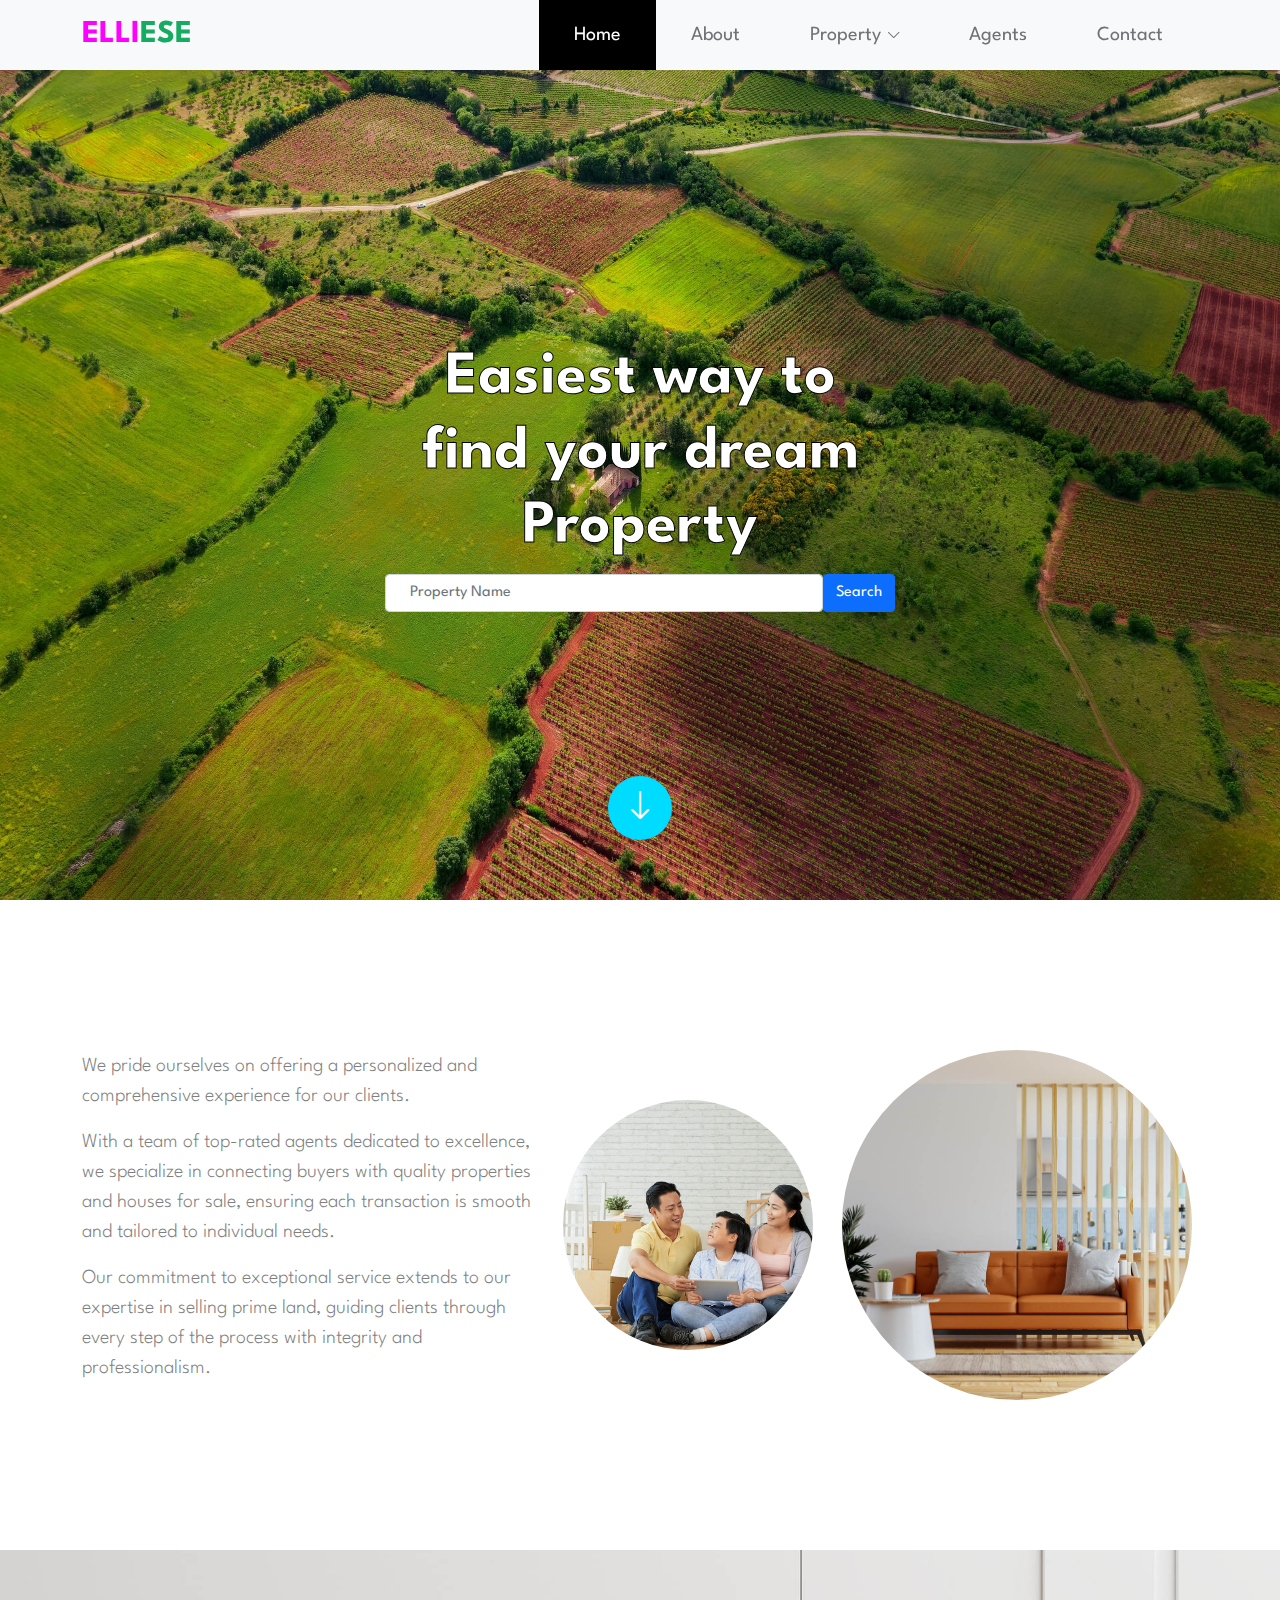
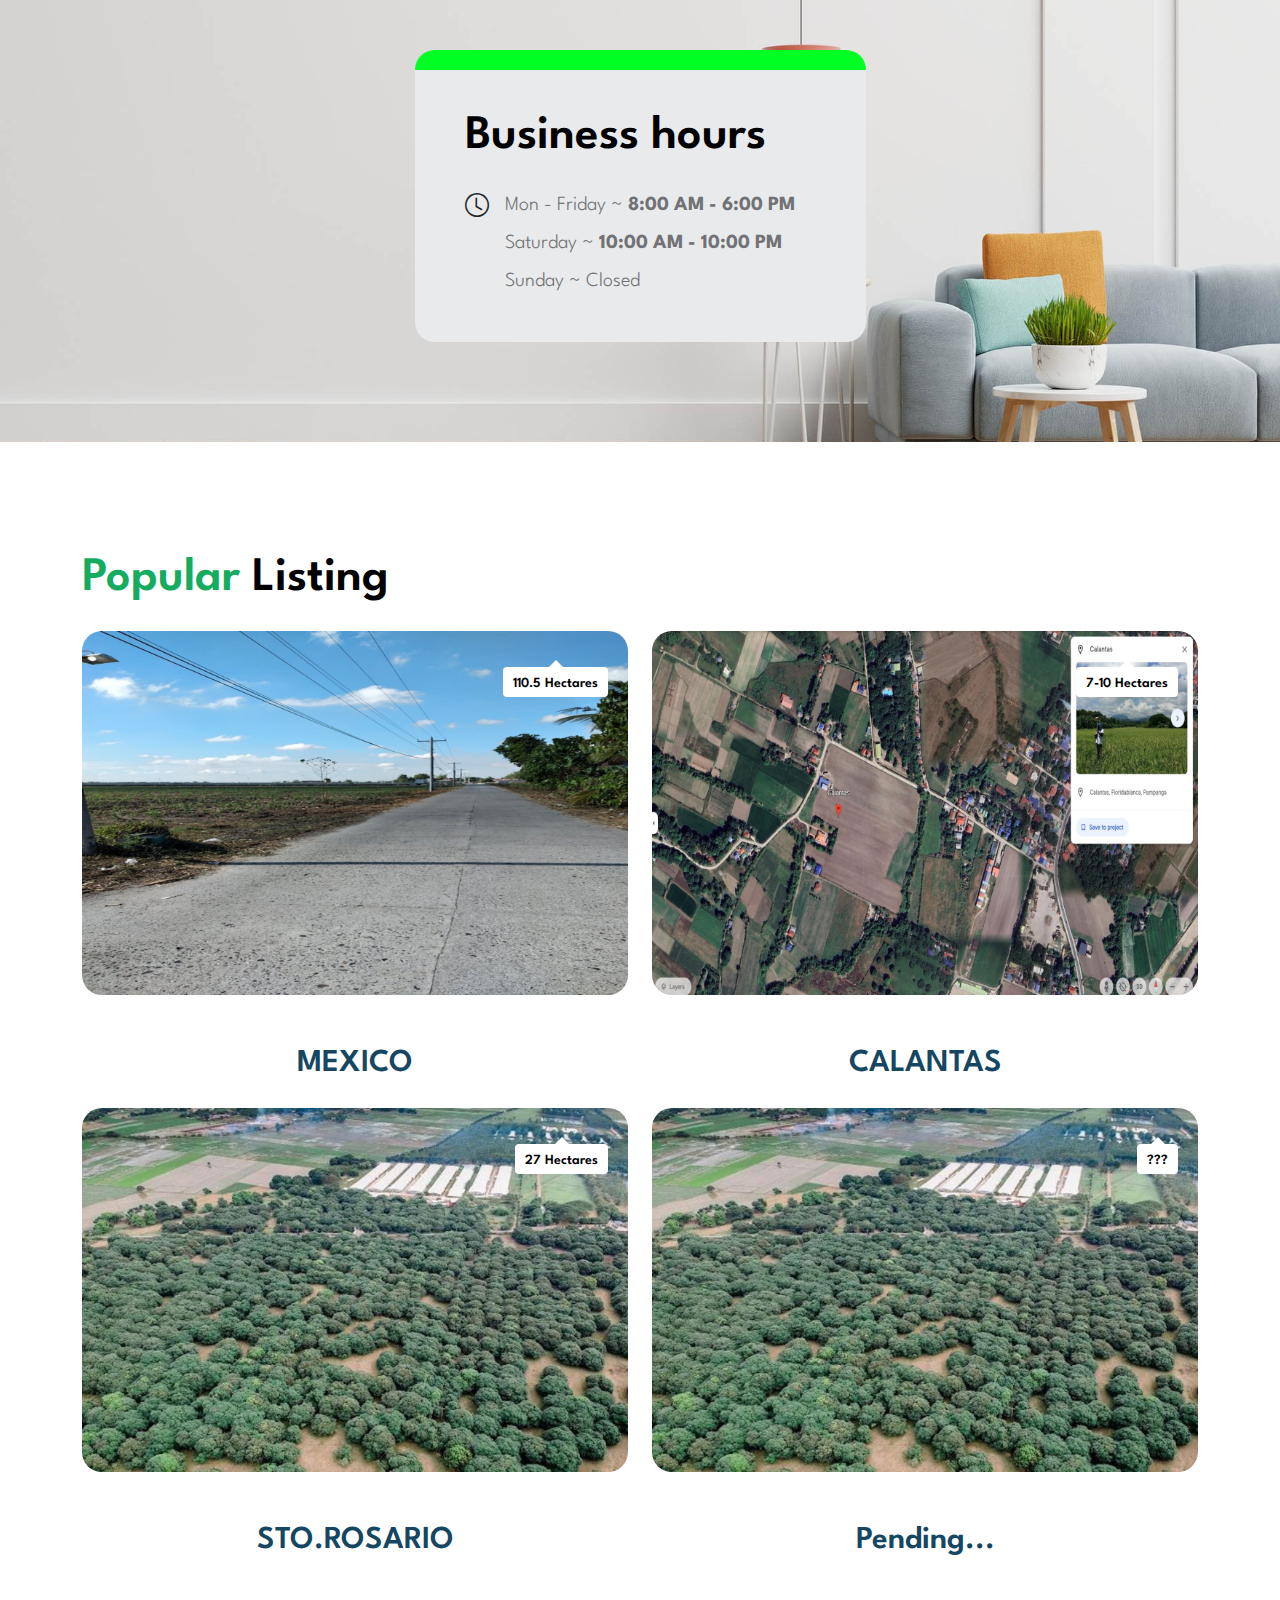
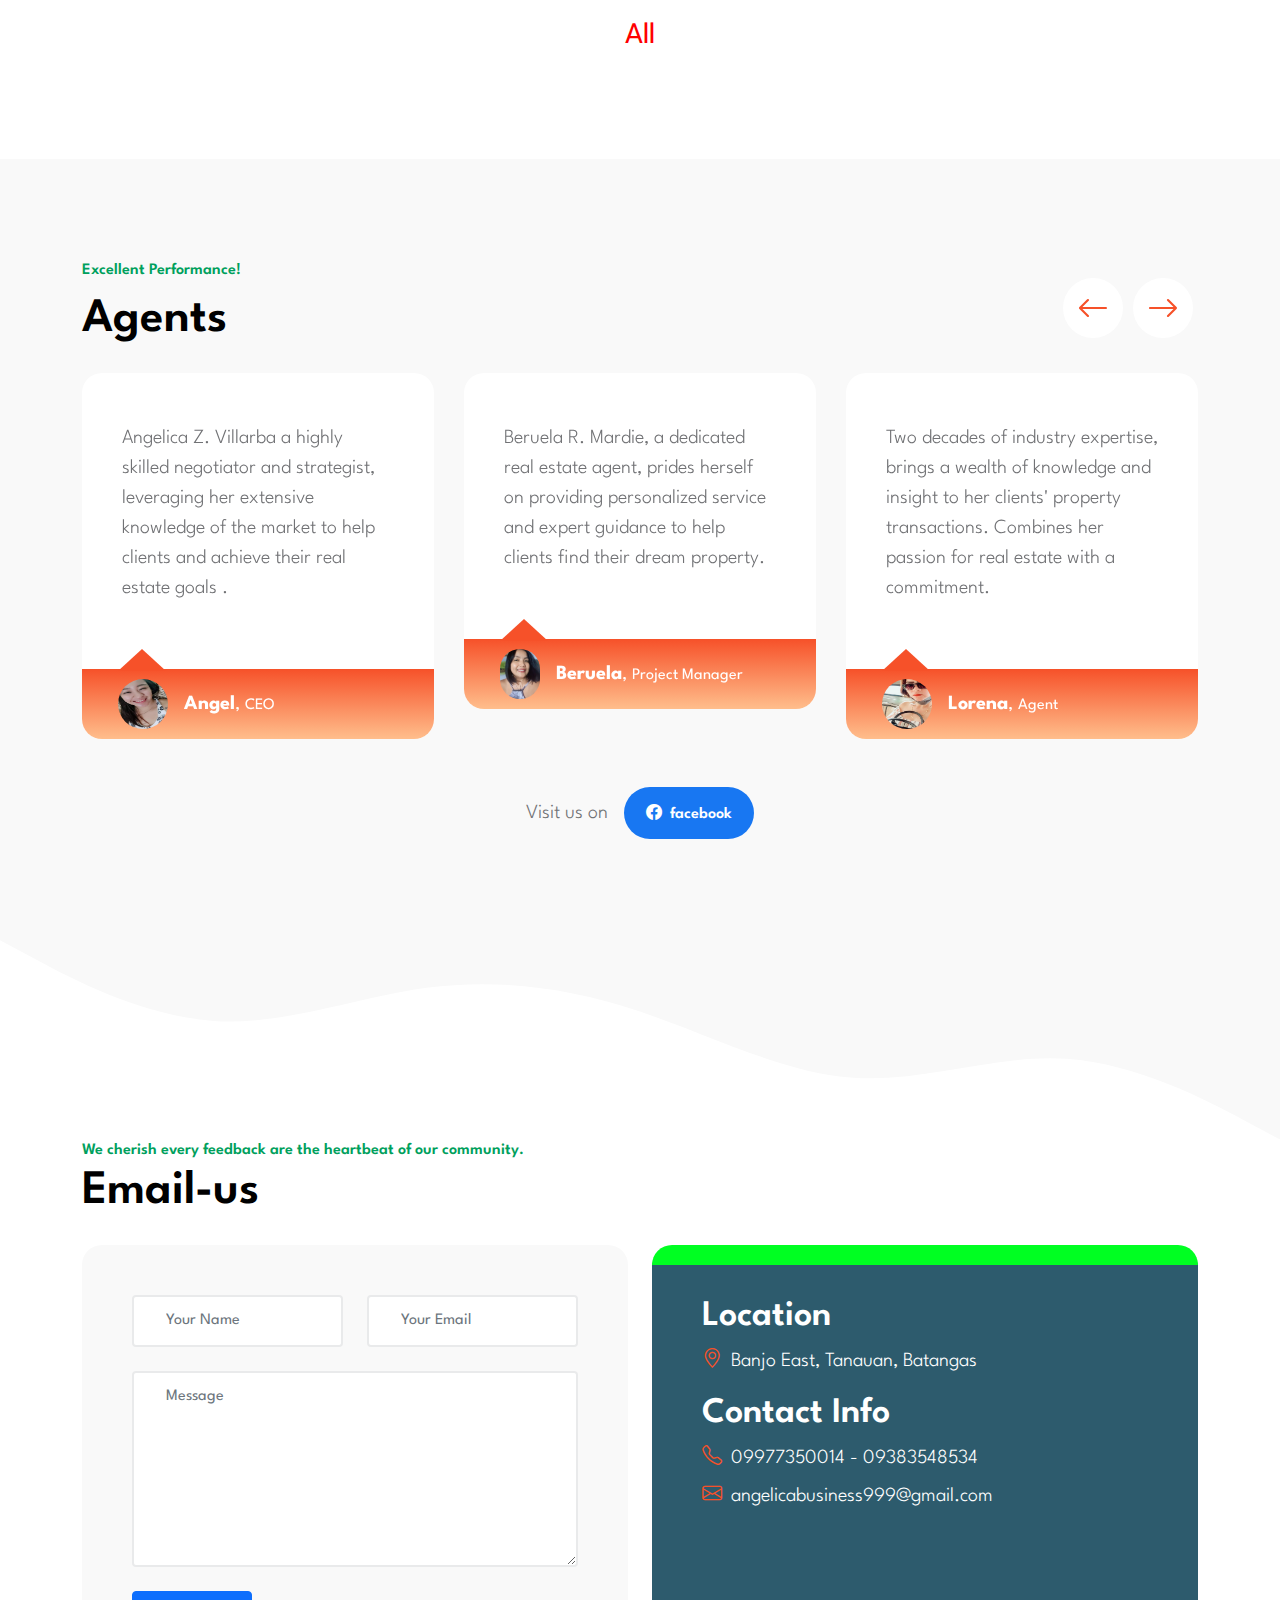
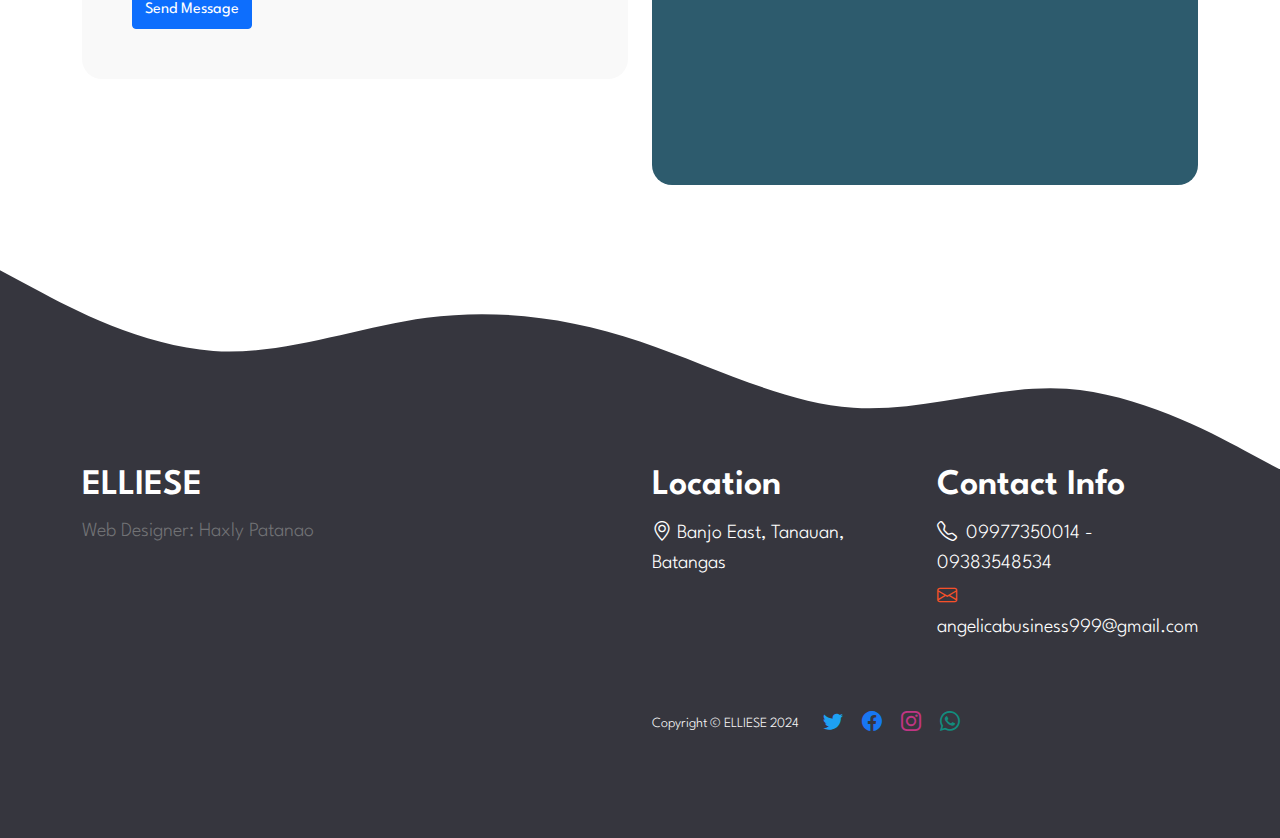
<file: index.html>
<!doctype html>
<html lang="en">
    <head>
        <meta charset="utf-8">
        <meta name="viewport" content="width=device-width, initial-scale=1">

        <meta name="description" content="">
        <meta name="author" content="Tooplate">

        <title>ELLIESE</title>

        <!-- CSS FILES -->
        <link rel="preconnect" href="https://fonts.googleapis.com">
        
        <link rel="preconnect" href="https://fonts.gstatic.com" crossorigin>

        <link href="https://fonts.googleapis.com/css2?family=League+Spartan:wght@100;300;400;600;700&display=swap" rel="stylesheet">

        <link href="css/bootstrap.min.css" rel="stylesheet">

        <link href="css/bootstrap-icons.css" rel="stylesheet">

        <link href="css/owl.carousel.min.css" rel="stylesheet">

        <link href="css/tooplate-moso-interior.css" rel="stylesheet">
        
<!--

Tooplate 2133 Moso Interior

https://www.tooplate.com/view/2133-moso-interior

Bootstrap 5 HTML CSS Template

-->
    </head>
    
    <body>

        <nav class="navbar navbar-expand-lg bg-light fixed-top shadow-lg">
            <div class="container">
                <a class="navbar-brand" href="index.html">ELLI<span class="tooplate-red"></span><span class="tooplate-green">ESE</span></a>

                <button class="navbar-toggler" type="button" data-bs-toggle="collapse" data-bs-target="#navbarNav" aria-controls="navbarNav" aria-expanded="false" aria-label="Toggle navigation">
                    <span class="navbar-toggler-icon"></span>
                </button>

                <div class="collapse navbar-collapse" id="navbarNav">
                    <ul class="navbar-nav ms-auto">
                        <li class="nav-item">
                            <a class="nav-link click-scroll" href="#section_1">Home</a>
                        </li>

                        <li class="nav-item">
                            <a class="nav-link click-scroll" href="#section_2">About</a>
                        </li>

                        <li class="nav-item dropdown">
                            <a class="nav-link dropdown-toggle click-scroll" href="#section_3" id="navbarLightDropdownMenuLink" role="button" data-bs-toggle="dropdown" aria-expanded="false">Property</a>

                            <ul class="dropdown-menu dropdown-menu-light" aria-labelledby="navbarLightDropdownMenuLink">
                                <li><a class="dropdown-item" href="property-listing-1.html">Property Listing</a></li>
                            </ul>
                        </li>

                        <li class="nav-item">
                            <a class="nav-link click-scroll" href="#section_4">Agents</a>
                        </li>

                        <li class="nav-item">
                            <a class="nav-link click-scroll" href="#section_5">Contact</a>
                        </li>
                    </ul>
                </div>
            </div>
        </nav>

        

        <main>
            

            <section class="hero-section hero-slide d-flex justify-content-center align-items-center" id="section_1">

                
                <div class="container">
                    <div class="row">

                        <div class="col-lg-8 col-12 text-center mx-auto">
                            <div class="hero-section-text">


                                <div class="container">
                                    <div class="row justify-content-center align-items-center">
                                        <div class="col-lg-9 text-center">
                                            <h1 class="heading" data-aos="fade-up">Easiest way to find your dream Property</h1>
                                            <form action="#" class="narrow-w form-search d-flex align-items-stretch mb-3" data-aos="fade-up" data-aos-delay="200">
                                                <input type="text" id="searchInput" class="form-control px-4" placeholder="Property Name">
                                                <button type="button" onclick="search(event)" class="btn btn-primary">Search</button>
                        
                                            </form>
                                        </div>
                                    </div>
                                </div>

                                <div class="hero-btn d-flex justify-content-center align-items-center">
                                    <a class="bi-arrow-down hero-btn-link smoothscroll" href="#section_2"></a>
                                </div> 
                            </div>
                        </div>

                    </div>
                </div>
            </section>

            

            <section class="about-section section-padding" id="section_2">
                <div class="container">
                    <div class="row align-items-center">

                        <div class="col-lg-5 col-12">
                            <p class="text-black-50">We pride ourselves on offering a personalized and comprehensive experience for our clients.</p>
                            <p class="text-black-50">With a team of top-rated agents dedicated to excellence, we specialize in connecting buyers with quality properties and houses for sale, ensuring each transaction is smooth and tailored to individual needs.</p>
                            <p class="text-black-50">Our commitment to exceptional service extends to our expertise in selling prime land, guiding clients through every step of the process with integrity and professionalism.</p>
                        </div>

                        <div class="col-lg-3 col-md-5 col-5 mx-lg-auto">
                            <img src="images/sharing-design-ideas-with-family.jpg" class="about-image about-image-small img-fluid" alt="">
                        </div>

                        <div class="col-lg-4 col-md-7 col-7">
                            <img src="images/living-room-interior-wall-mockup-warm-tones-with-leather-sofa-which-is-kitchen-3d-rendering.jpg" class="about-image img-fluid" alt="">
                        </div>

                    </div>
                </div>
            </section>


            <section class="featured-section section-padding">
                <div class="container">
                    <div class="row">

                        <div class="col-lg-5 col-12">
                            <div class="custom-block featured-custom-block">
                                <h2 class="mt-2 mb-4">Business hours</h2>

                                <div class="d-flex">
                                    <i class="featured-icon bi-clock me-3"></i>
                                    
                                    <div>
                                        <p class="mb-2">
                                            Mon - Friday ~
                                            <strong class="d-inline">
                                                8:00 AM - 6:00 PM
                                            </strong>
                                        </p>

                                        <p class="mb-2">
                                            Saturday ~
                                            <strong class="d-inline">
                                                10:00 AM - 10:00 PM
                                            </strong>
                                        </p>

                                        <p>Sunday ~ Closed</p>
                                    </div>
                                </div>
                            </div>
                        </div>

                    </div>
                </div>
            </section>


            <section class="shop-section section-padding" id="section_3">
                <div class="container">
                    <div class="row">

                        <div class="col-lg-12 col-12">
                            <h2 class="mt-2 mb-4"><span class="tooplate-red">Popular</span> Listing</h2>
                        </div>

                        <div class="col-lg-6 col-12">
                            <div class="shop-thumb">
                                <div class="shop-image-wrap">
                                    <a href="property-detail-mexico.html">
                                        <img src="images/shop/mexico1.jpg" class="shop-image img-fluid" alt="">
                                    </a>

                                    <div class="shop-icons-wrap">
                                        <p class="shop-pricing mb-0 mt-3">
                                            <span class="badge custom-badge">110.5 Hectares</span>
                                        </p>
                                    </div>

                                    <div class="shop-btn-wrap">
                                        <a href="property-detail-mexico.html" class="shop-btn custom-btn btn d-flex align-items-center align-items-center">Learn more</a>
                                    </div>
                                </div>

                                <div class="shop-body">
                                    <h4>MEXICO</h4>
                                </div>

                            </div>
                        </div>

                        <div class="col-lg-6 col-12">
                            <div class="shop-thumb">
                                <div class="shop-image-wrap">
                                    <a href="property-detail-calantas.html">
                                        <img src="images/shop/calantas1.jpg" class="shop-image img-fluid" alt="">
                                    </a>

                                    <div class="shop-icons-wrap">
                                        <p class="shop-pricing mb-0 mt-3">
                                            <span class="badge custom-badge">7-10 Hectares</span>
                                        </p>
                                    </div>

                                    <div class="shop-btn-wrap">
                                        <a href="property-detail-calantas.html" class="shop-btn custom-btn btn d-flex align-items-center align-items-center">Learn more</a>
                                    </div>
                                </div>

                                <div class="shop-body">
                                    <h4>CALANTAS</h4>
                                </div>

                            </div>
                        </div>

                        <div class="col-lg-6 col-12">
                            <div class="shop-thumb">
                                <div class="shop-image-wrap">
                                    <a href="shop-detail.html">
                                        <img src="images/shop/storosario1.jpg" class="shop-image img-fluid" alt="">
                                    </a>

                                    <div class="shop-icons-wrap">
                                        <p class="shop-pricing mb-0 mt-3">
                                            <span class="badge custom-badge">27 Hectares</span>
                                        </p>
                                    </div>

                                    <div class="shop-btn-wrap">
                                        <a href="shop-detail.html" class="shop-btn custom-btn btn d-flex align-items-center align-items-center">Learn more</a>
                                    </div>
                                </div>

                                <div class="shop-body">
                                    <h4>STO.ROSARIO</h4>
                                </div>

                            </div>
                        </div>

                        <div class="col-lg-6 col-12">
                            <div class="shop-thumb">
                                <div class="shop-image-wrap">
                                    <a href="shop-detail.html">
                                        <img src="images/shop/storosario1.jpg" class="shop-image img-fluid" alt="">
                                    </a>

                                    <div class="shop-icons-wrap">
                                        <p class="shop-pricing mb-0 mt-3">
                                            <span class="badge custom-badge">???</span>
                                        </p>
                                    </div>

                                    <div class="shop-btn-wrap">
                                        <a href="shop-detail.html" class="shop-btn custom-btn btn d-flex align-items-center align-items-center">Learn more</a>
                                    </div>
                                </div>

                                <div class="shop-body">
                                    <h4>Pending...</h4>
                                </div>

                            </div>
                        </div>


                        <div class="col-lg-12 col-12">
                            <nav aria-label="Page navigation example">
                                <ul class="pagination justify-content-center">
                                    <li class="page-item">
                                        <a class="page-link" href="#" onclick="changePage(3)">All</a>
                                    </li>

                                </ul>
                            </nav>
                        </div>

                    </div>
                </div>
            </section>


            <section class="reviews-section section-padding pb-0" id="section_4">
                <div class="container">
                    <div class="row">

                        <div class="col-lg-12 col-12">
                            <small class="section-small-title">Excellent Performance!</small>

                            <h2 class="mt-2 mb-4">Agents</h2>

                            <div class="owl-carousel reviews-carousel">

                                <div class="reviews-thumb">
                                    <div class="reviews-body">
                                        <p>Angelica Z. Villarba a highly skilled negotiator and strategist, leveraging her extensive knowledge of the market to help clients and achieve their real estate goals .</p>
                                    </div>
                                    <div class="reviews-bottom reviews-bottom-up d-flex align-items-center">
                                        <img src="images/avatar/angel.jpg" class="avatar-image img-fluid" alt="">

                                        <div class="d-flex align-items-center justify-content-between flex-wrap w-100 ms-3">
                                            <p class="text-white mb-0">
                                                <strong>Angel</strong>, <small>CEO</small>
                                            </p>
                                        </div>
                                    </div>
                                </div>

                                <div class="reviews-thumb">
                                    <div class="reviews-body">
                                        <p>Beruela R. Mardie, a dedicated real estate agent, prides herself on providing personalized service and expert guidance to help clients find their dream property.</p>
                                    </div>
                                    <div class="reviews-bottom reviews-bottom-up d-flex align-items-center">
                                        <img src="images/avatar/beruela.jpg" class="avatar-image img-fluid" alt="">

                                        <div class="d-flex align-items-center justify-content-between flex-wrap w-100 ms-3">
                                            <p class="text-white mb-0">
                                                <strong>Beruela</strong>, <small>Project Manager</small>
                                            </p>
                                        </div>
                                    </div>
                                </div>

                                <div class="reviews-thumb">
                                    <div class="reviews-body">
                                        <p>Two decades of industry expertise, brings a wealth of knowledge and insight to her clients' property transactions. Combines her passion for real estate with a commitment.</p>
                                    </div>
                                    <div class="reviews-bottom reviews-bottom-up d-flex align-items-center">
                                        <img src="images/avatar/lorena.jpg" class="avatar-image img-fluid" alt="">

                                        <div class="d-flex align-items-center justify-content-between flex-wrap w-100 ms-3">
                                            <p class="text-white mb-0">
                                                <strong>Lorena</strong>, <small>Agent</small>
                                            </p>
                                        </div>
                                    </div>
                                </div>

                                <div class="reviews-thumb">
                                    <div class="reviews-body">
                                        <p>Rodalyn Ziganay is a dynamic real estate agent known for her personalized approach, keen attention to detail, and ability to match clients with properties.</p>
                                    </div>
                                    <div class="reviews-bottom reviews-bottom-up d-flex align-items-center">
                                        <img src="images/avatar/ods.jpg" class="avatar-image img-fluid" alt="">

                                        <div class="d-flex align-items-center justify-content-between flex-wrap w-100 ms-3">
                                            <p class="text-white mb-0">
                                                <strong>Rodalyn</strong>, <small>Agent</small>
                                            </p>
                                        </div>
                                    </div>
                                </div>

                                <div class="reviews-thumb">
                                    <div class="reviews-body">
                                        <p>As a skilled frontend website developer, deep-seated passion with a profound understanding of computer systems and smartphones enthusiastic expert.</p>
                                    </div>
                                    <div class="reviews-bottom reviews-bottom-up d-flex align-items-center">
                                        <img src="images/avatar/haxly.jpg" class="avatar-image img-fluid" alt="">

                                        <div class="d-flex align-items-center justify-content-between flex-wrap w-100 ms-3">
                                            <p class="text-white mb-0">
                                                <strong>Haxly</strong>, <small>Web Maintainer</small>
                                            </p>
                                        </div>
                                    </div>
                                </div>

                                <div class="reviews-thumb">
                                    <div class="reviews-body">
                                        <p>Partner with unwavering force in the journey of crafting frontend websites and other digital utilities, showcasing an unparalleled dedication to excellence.</p>
                                    </div>
                                    <div class="reviews-bottom reviews-bottom-up d-flex align-items-center">
                                        <img src="images/avatar/oinkee.jpg" class="avatar-image img-fluid" alt="">

                                        <div class="d-flex align-items-center justify-content-between flex-wrap w-100 ms-3">
                                            <p class="text-white mb-0">
                                                <strong>Marc</strong>, <small>Web Maintainer</small>
                                            </p>
                                        </div>
                                    </div>
                                </div>

                            </div>

                            <div class="col-lg-12 col-12">
                                <p class="d-flex justify-content-center align-items-center mt-lg-5">Visit us on <a href="#" class="custom-btn btn ms-3"><i class="bi-facebook me-2"></i>facebook</a></p>
                            </div>
                        </div>

                    </div>
                </div>
            </section>


<section class="contact-section" id="section_5">
                <svg xmlns="http://www.w3.org/2000/svg" viewBox="0 0 1440 320"><path fill="#f9f9f9" fill-opacity="1" d="M0,96L40,117.3C80,139,160,181,240,186.7C320,192,400,160,480,149.3C560,139,640,149,720,176C800,203,880,245,960,250.7C1040,256,1120,224,1200,229.3C1280,235,1360,277,1400,298.7L1440,320L1440,0L1400,0C1360,0,1280,0,1200,0C1120,0,1040,0,960,0C880,0,800,0,720,0C640,0,560,0,480,0C400,0,320,0,240,0C160,0,80,0,40,0L0,0Z"></path></svg>
                <div class="container">
                    <div class="row">
                        <div class="col-lg-12 col-12">
                            <small class="section-small-title">We cherish every feedback are the heartbeat of our community.</small>
                            <h2 class="mb-4">Email-us</h2>
                        </div>
                        <div class="col-lg-6 col-12">
                            <form class="custom-form contact-form" id="contactForm" action="#" method="post" role="form">
                                <div class="row">
                                    <div class="col-lg-6 col-md-6 col-12">
                                        <div class="input-group align-items-center">
                                            <input id="first-name" type="text" class="form-control" placeholder="Your Name">
                                        </div>
                                    </div>
                                    <div class="col-lg-6 col-md-6 col-12">
                                        <div class="input-group align-items-center">
                                            <input id="email" type="email" class="form-control" placeholder="Your Email">
                                        </div>
                                    </div>
                                </div>
                                <div class="input-group textarea-group">
                                    <textarea id="message" cols="30" rows="7" class="form-control" placeholder="Message"></textarea>
                                </div>
                                <div class="col-lg-3 col-md-4 col-6">
                                    <input type="submit" id="sendMessageBtn" value="Send Message" class="btn btn-primary">
                                </div>
                            </form>    
                        </div>

                        <div class="col-lg-6 col-12 mt-5 mt-lg-0">
                            <div class="custom-block">

                                <h3 class="text-white mb-2">Location</h3>

                                <p class="text-white mb-2">
                                    <i class="contact-icon bi-geo-alt me-1"></i>

                                    Banjo East, Tanauan, Batangas
                                </p>

                                <h3 class="text-white mt-3 mb-2">Contact Info</h3>

                                <div class="d-flex flex-wrap">
                                    <p class="text-white mb-2 me-4">
                                        <i class="contact-icon bi-telephone me-1"></i>

                                        <a href="tel: 09977350014" class="text-white">
                                            09977350014 -
                                        </a>

                                        <a href="tel: 09383548534" class="text-white">
                                            09383548534
                                        </a>
                                    </p>

                                    <p class="text-white">
                                        <i class="contact-icon bi-envelope me-1"></i>

                                        <a href="mailto:angelicabusiness999@gmail.com" class="text-white">
                                            angelicabusiness999@gmail.com
                                        </a>
                                    </p>
                                </div>

                                <iframe class="google-map mt-2" src="https://www.google.com/maps/embed?pb=!1m18!1m12!1m3!1d3861.988312674162!2d121.14037971525599!3d14.060812390099398!2m3!1f0!2f0!3f0!3m2!1i1024!2i768!4f13.1!3m3!1m2!1s0x3397a7931ebe0fa5%3A0x9b18be28c9755f82!2s102%20Utah%20Rd%2C%20San%20Fernando%2C%20Pampanga!5e0!3m2!1sen!2sph!4v1649980518057!5m2!1sen!2sph" width="100%" height="220" style="border:0;" allowfullscreen="" loading="lazy"></iframe>
                            </div>
                        </div>

                    </div>
                </div>
            </section>

            <svg xmlns="http://www.w3.org/2000/svg" viewBox="0 0 1440 320"><path fill="#36363e" fill-opacity="1" d="M0,96L40,117.3C80,139,160,181,240,186.7C320,192,400,160,480,149.3C560,139,640,149,720,176C800,203,880,245,960,250.7C1040,256,1120,224,1200,229.3C1280,235,1360,277,1400,298.7L1440,320L1440,320L1400,320C1360,320,1280,320,1200,320C1120,320,1040,320,960,320C880,320,800,320,720,320C640,320,560,320,480,320C400,320,320,320,240,320C160,320,80,320,40,320L0,320Z"></path></svg>            
        </main>

        <footer class="site-footer section-padding">
            <div class="container">
                <div class="row">

                    <div class="col-lg-3 col-md-5 col-12 mb-3">
                        <h3><a href="index.html" class="custom-link mb-1">ELLIESE</a></h3>
                        <p class="text-white"><a href="https://www.facebook.com/Hax17" target="_parent">Web Designer: Haxly Patanao</a></p>
                    </div>

                    <div class="col-lg-3 col-md-3 col-12 ms-lg-auto mb-3">
                        <h3 class="text-white mb-3">Location</h3>

                        <p class="text-white mt-2">
                            <i class="bi-geo-alt"></i>
                            Banjo East, Tanauan, Batangas
                        </p>
                    </div>

                    <div class="col-lg-3 col-md-4 col-12 mb-3">
                        <h3 class="text-white mb-3">Contact Info</h3>

                            <p class="text-white mb-1">
                                <i class="bi-telephone me-1"></i>

                                <a href="tel: 09977350014" class="text-white">
                                    09977350014 -
                                </a>

                                <a href="tel: 09383548534" class="text-white">
                                    09383548534
                                </a>
                            </p>

                            <p class="text-white">
                                <i class="contact-icon bi-envelope me-1"></i>

                                <a href="mailto:angelicabusiness999@gmail.com" class="text-white">
                                    angelicabusiness999@gmail.com
                                </a>
                            </p>
                    </div>

                    <div class="col-lg-6 col-md-7 copyright-text-wrap col-12 d-flex flex-wrap align-items-center mt-4 ms-auto">
                        <p class="copyright-text mb-0 me-4">Copyright © ELLIESE 2024</p>

                        <ul class="social-icon">
                            <li class="social-icon-item">
                                <a href="#" class="social-icon-link social-icon-twitter bi-twitter"></a>
                            </li>

                            <li class="social-icon-item">
                                <a href="#" class="social-icon-link social-icon-facebook bi-facebook"></a>
                            </li>

                            <li class="social-icon-item">
                                <a href="#" class="social-icon-link social-icon-instagram bi-instagram"></a>
                            </li>

                            <li class="social-icon-item">
                                <a href="#" class="social-icon-link social-icon-whatsapp bi-whatsapp"></a>
                            </li>
                        </ul>
                    </div>

                </div>
            </div>
        </footer>

        <!-- JAVASCRIPT FILES -->
        <script src="js/jquery.min.js"></script>
        <script src="js/bootstrap.min.js"></script>
        <script src="js/click-scroll.js"></script>
        <script src="js/jquery.backstretch.min.js"></script>
        <script src="js/owl.carousel.min.js"></script>
        <script src="js/custom.js"></script>
        <script src="js/search.js"></script>
        <script src="https://cdn.emailjs.com/dist/email.min.js"></script>
        <script src="js/contact.js"></script>


    </body>
</html>
</file>
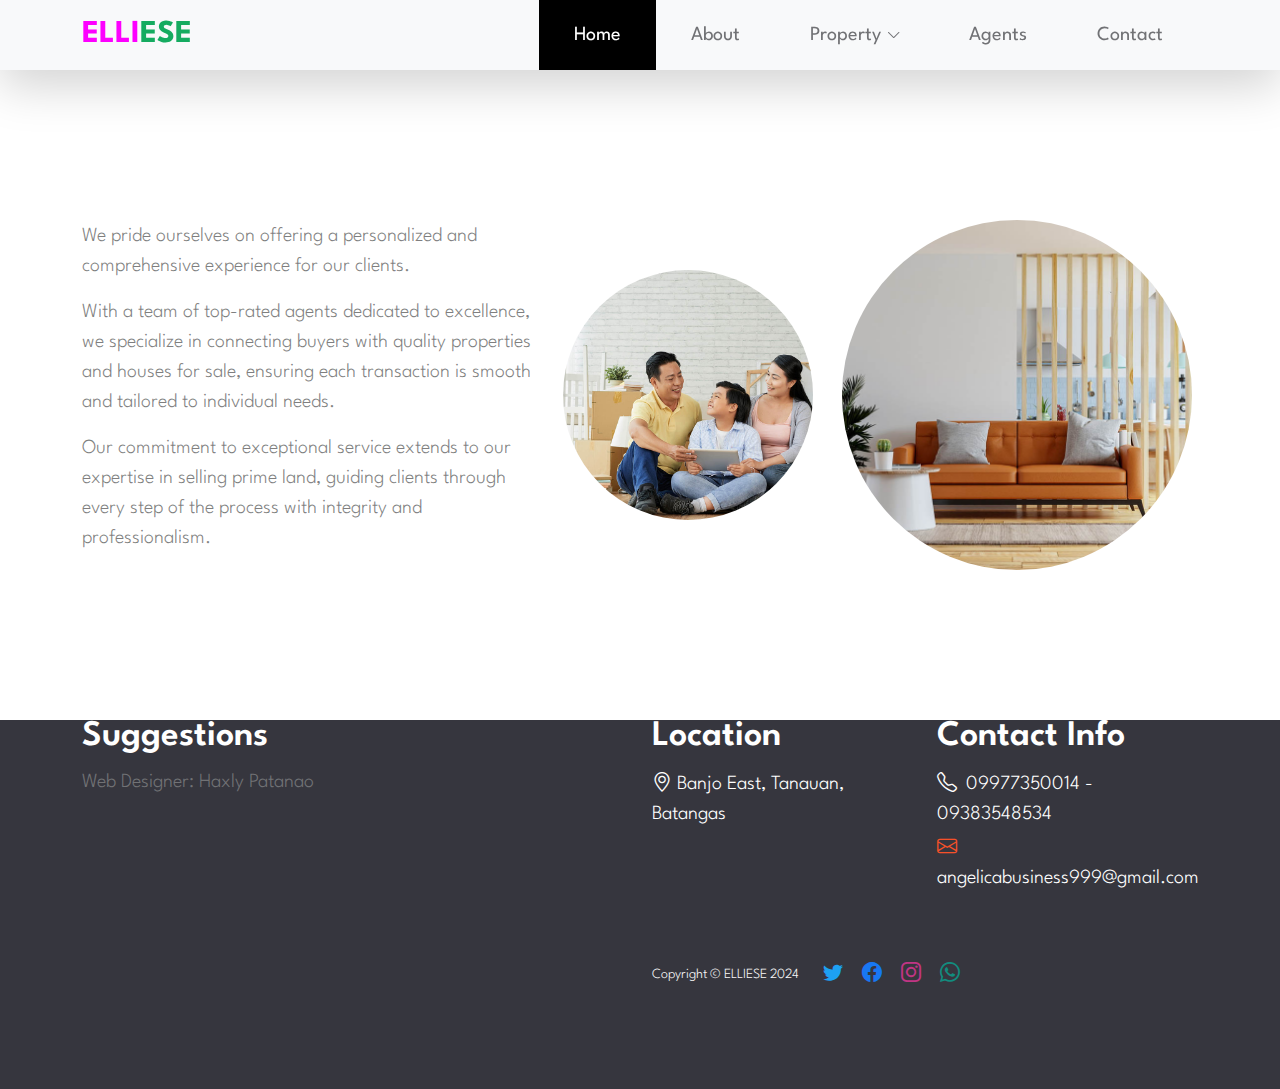
<file: about.html>
<!doctype html>
<html lang="en">
    <head>
        <meta charset="utf-8">
        <meta name="viewport" content="width=device-width, initial-scale=1">

        <meta name="description" content="">
        <meta name="author" content="Tooplate">

        <title>ELLIESE</title>

        <!-- CSS FILES -->
        <link rel="preconnect" href="https://fonts.googleapis.com">
        
        <link rel="preconnect" href="https://fonts.gstatic.com" crossorigin>

        <link href="https://fonts.googleapis.com/css2?family=League+Spartan:wght@100;300;400;600;700&display=swap" rel="stylesheet">

        <link href="css/bootstrap.min.css" rel="stylesheet">

        <link href="css/bootstrap-icons.css" rel="stylesheet">

        <link href="css/owl.carousel.min.css" rel="stylesheet">

        <link href="css/tooplate-moso-interior.css" rel="stylesheet">
        
<!--

Tooplate 2133 Moso Interior

https://www.tooplate.com/view/2133-moso-interior

Bootstrap 5 HTML CSS Template

-->
    </head>
    
    <body>

        <nav class="navbar navbar-expand-lg bg-light fixed-top shadow-lg">
            <div class="container">
                <a class="navbar-brand" href="index.html">ELLI<span class="tooplate-red"></span><span class="tooplate-green">ESE</span></a>

                <button class="navbar-toggler" type="button" data-bs-toggle="collapse" data-bs-target="#navbarNav" aria-controls="navbarNav" aria-expanded="false" aria-label="Toggle navigation">
                    <span class="navbar-toggler-icon"></span>
                </button>

                <div class="collapse navbar-collapse" id="navbarNav">
                    <ul class="navbar-nav ms-auto">
                        <li class="nav-item">
                            <a class="nav-link click-scroll" href="index.html">Home</a>
                        </li>

                        <li class="nav-item">
                            <a class="nav-link click-scroll" href="about.html">About</a>
                        </li>

                        <li class="nav-item dropdown">
                            <a class="nav-link dropdown-toggle click-scroll" href="#section_3" id="navbarLightDropdownMenuLink" role="button" data-bs-toggle="dropdown" aria-expanded="false">Property</a>

                            <ul class="dropdown-menu dropdown-menu-light" aria-labelledby="navbarLightDropdownMenuLink">
                                <li><a class="dropdown-item" href="property-listing-1.html">Property Listing</a></li>
                            </ul>
                        </li>

                        <li class="nav-item">
                            <a class="nav-link click-scroll" href="agents.html">Agents</a>
                        </li>

                        <li class="nav-item">
                            <a class="nav-link click-scroll" href="contact.html">Contact</a>
                        </li>
                    </ul>
                </div>
            </div>
        </nav>

        

        <main>
            



            

            <section class="about-section section-padding" id="section_2">

                <div class="container">
                    <div class="row align-items-center">

                        <div class="col-lg-5 col-12">
                            
                            <p class="text-black-50">We pride ourselves on offering a personalized and comprehensive experience for our clients.</p>
                            <p class="text-black-50">With a team of top-rated agents dedicated to excellence, we specialize in connecting buyers with quality properties and houses for sale, ensuring each transaction is smooth and tailored to individual needs.</p>
                            <p class="text-black-50">Our commitment to exceptional service extends to our expertise in selling prime land, guiding clients through every step of the process with integrity and professionalism.</p>
                        </div>

                        <div class="col-lg-3 col-md-5 col-5 mx-lg-auto">
                            <img src="images/sharing-design-ideas-with-family.jpg" class="about-image about-image-small img-fluid" alt="">
                        </div>

                        <div class="col-lg-4 col-md-7 col-7">
                            <img src="images/living-room-interior-wall-mockup-warm-tones-with-leather-sofa-which-is-kitchen-3d-rendering.jpg" class="about-image img-fluid" alt="">
                        </div>

                    </div>
                </div>
            </section>



        <footer class="site-footer section-padding">
            <div class="container">
                <div class="row">

                    <div class="col-lg-3 col-md-5 col-12 mb-3">
                        <h3><a href="https://t.me/HaxZP" class="custom-link mb-1">Suggestions</a></h3>
                        <p class="text-white"><a href="https://www.facebook.com/Hax17" target="_parent">Web Designer: Haxly Patanao</a></p>
                    </div>

                    <div class="col-lg-3 col-md-3 col-12 ms-lg-auto mb-3">
                        <h3 class="text-white mb-3">Location</h3>

                        <p class="text-white mt-2">
                            <i class="bi-geo-alt"></i>
                            Banjo East, Tanauan, Batangas
                        </p>
                    </div>

                    <div class="col-lg-3 col-md-4 col-12 mb-3">
                        <h3 class="text-white mb-3">Contact Info</h3>

                            <p class="text-white mb-1">
                                <i class="bi-telephone me-1"></i>

                                <a href="tel: 09977350014" class="text-white">
                                    09977350014 -
                                </a>

                                <a href="tel: 09383548534" class="text-white">
                                    09383548534
                                </a>
                            </p>

                            <p class="text-white">
                                <i class="contact-icon bi-envelope me-1"></i>

                                <a href="mailto:angelicabusiness999@gmail.com" class="text-white">
                                    angelicabusiness999@gmail.com
                                </a>
                            </p>
                    </div>

                    <div class="col-lg-6 col-md-7 copyright-text-wrap col-12 d-flex flex-wrap align-items-center mt-4 ms-auto">
                        <p class="copyright-text mb-0 me-4">Copyright © ELLIESE 2024</p>

                        <ul class="social-icon">
                            <li class="social-icon-item">
                                <a href="#" class="social-icon-link social-icon-twitter bi-twitter"></a>
                            </li>

                            <li class="social-icon-item">
                                <a href="#" class="social-icon-link social-icon-facebook bi-facebook"></a>
                            </li>

                            <li class="social-icon-item">
                                <a href="#" class="social-icon-link social-icon-instagram bi-instagram"></a>
                            </li>

                            <li class="social-icon-item">
                                <a href="#" class="social-icon-link social-icon-whatsapp bi-whatsapp"></a>
                            </li>
                        </ul>
                    </div>

                </div>
            </div>
        </footer>

        <!-- JAVASCRIPT FILES -->
        <script src="js/jquery.min.js"></script>
        <script src="js/bootstrap.min.js"></script>
        <script src="js/click-scroll.js"></script>
        <script src="js/jquery.backstretch.min.js"></script>
        <script src="js/owl.carousel.min.js"></script>
        <script src="js/custom.js"></script>
        <script src="js/search.js"></script>
        <script src="https://cdn.emailjs.com/dist/email.min.js"></script>
        <script src="js/contact.js"></script>


    </body>
</html>
</file>
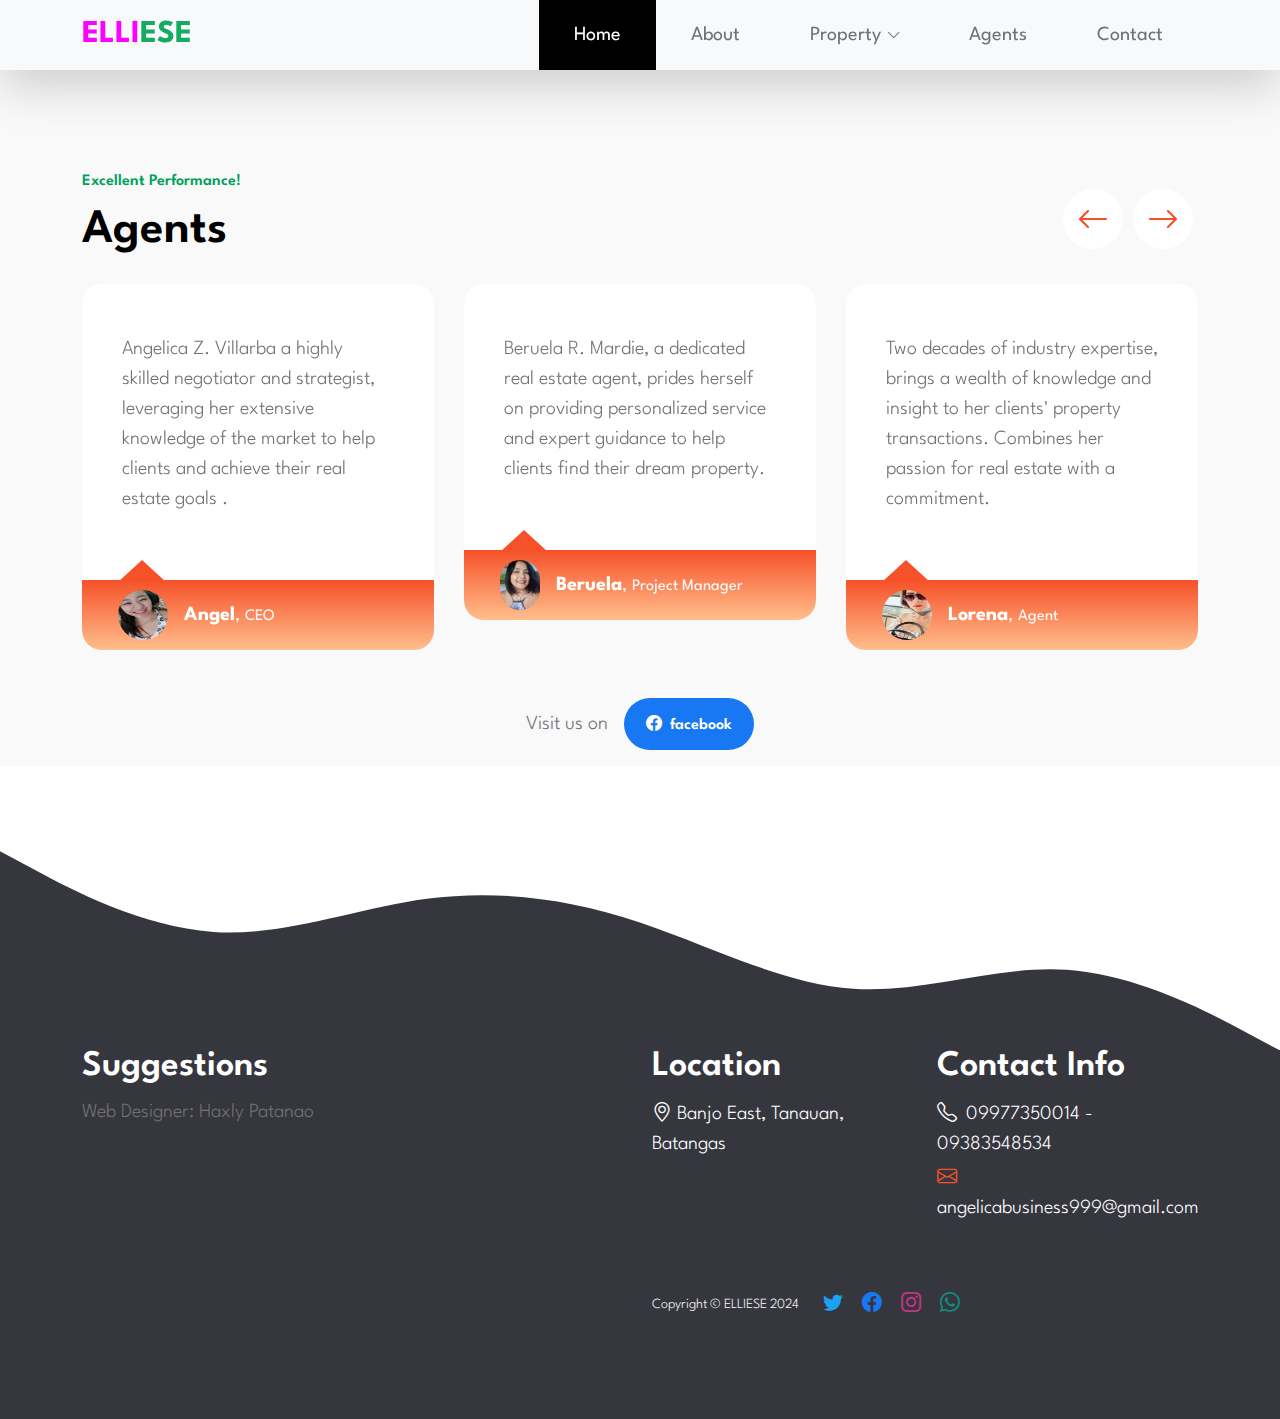
<file: agents.html>
<!doctype html>
<html lang="en">
    <head>
        <meta charset="utf-8">
        <meta name="viewport" content="width=device-width, initial-scale=1">

        <meta name="description" content="">
        <meta name="author" content="Tooplate">

        <title>ELLIESE</title>

        <!-- CSS FILES -->
        <link rel="preconnect" href="https://fonts.googleapis.com">
        
        <link rel="preconnect" href="https://fonts.gstatic.com" crossorigin>

        <link href="https://fonts.googleapis.com/css2?family=League+Spartan:wght@100;300;400;600;700&display=swap" rel="stylesheet">

        <link href="css/bootstrap.min.css" rel="stylesheet">

        <link href="css/bootstrap-icons.css" rel="stylesheet">

        <link href="css/owl.carousel.min.css" rel="stylesheet">

        <link href="css/tooplate-moso-interior.css" rel="stylesheet">
        
<!--

Tooplate 2133 Moso Interior

https://www.tooplate.com/view/2133-moso-interior

Bootstrap 5 HTML CSS Template

-->
    </head>
    
    <body>

        <nav class="navbar navbar-expand-lg bg-light fixed-top shadow-lg">
            <div class="container">
                <a class="navbar-brand" href="index.html">ELLI<span class="tooplate-red"></span><span class="tooplate-green">ESE</span></a>

                <button class="navbar-toggler" type="button" data-bs-toggle="collapse" data-bs-target="#navbarNav" aria-controls="navbarNav" aria-expanded="false" aria-label="Toggle navigation">
                    <span class="navbar-toggler-icon"></span>
                </button>

                <div class="collapse navbar-collapse" id="navbarNav">
                    <ul class="navbar-nav ms-auto">
                        <li class="nav-item">
                            <a class="nav-link click-scroll" href="index.html">Home</a>
                        </li>

                        <li class="nav-item">
                            <a class="nav-link click-scroll" href="about.html">About</a>
                        </li>

                        <li class="nav-item dropdown">
                            <a class="nav-link dropdown-toggle click-scroll" href="#section_3" id="navbarLightDropdownMenuLink" role="button" data-bs-toggle="dropdown" aria-expanded="false">Property</a>

                            <ul class="dropdown-menu dropdown-menu-light" aria-labelledby="navbarLightDropdownMenuLink">
                                <li><a class="dropdown-item" href="property-listing-1.html">Property Listing</a></li>
                            </ul>
                        </li>

                        <li class="nav-item">
                            <a class="nav-link click-scroll" href="agents.html">Agents</a>
                        </li>

                        <li class="nav-item">
                            <a class="nav-link click-scroll" href="contact.html">Contact</a>
                        </li>
                    </ul>
                </div>
            </div>
        </nav>

        

        <main>

            <section class="reviews-section section-padding pb-0" id="section_4">
                <div class="container">
                    <div class="row">

                        <div class="col-lg-12 col-12">
                            <small class="section-small-title">Excellent Performance!</small>

                            <h2 class="mt-2 mb-4">Agents</h2>

                            <div class="owl-carousel reviews-carousel">

                                <div class="reviews-thumb">
                                    <div class="reviews-body">
                                        <p>Angelica Z. Villarba a highly skilled negotiator and strategist, leveraging her extensive knowledge of the market to help clients and achieve their real estate goals .</p>
                                    </div>
                                    <div class="reviews-bottom reviews-bottom-up d-flex align-items-center">
                                        <img src="images/avatar/angel.jpg" class="avatar-image img-fluid" alt="">

                                        <div class="d-flex align-items-center justify-content-between flex-wrap w-100 ms-3">
                                            <p class="text-white mb-0">
                                                <strong>Angel</strong>, <small>CEO</small>
                                            </p>
                                        </div>
                                    </div>
                                </div>

                                <div class="reviews-thumb">
                                    <div class="reviews-body">
                                        <p>Beruela R. Mardie, a dedicated real estate agent, prides herself on providing personalized service and expert guidance to help clients find their dream property.</p>
                                    </div>
                                    <div class="reviews-bottom reviews-bottom-up d-flex align-items-center">
                                        <img src="images/avatar/beruela.jpg" class="avatar-image img-fluid" alt="">

                                        <div class="d-flex align-items-center justify-content-between flex-wrap w-100 ms-3">
                                            <p class="text-white mb-0">
                                                <strong>Beruela</strong>, <small>Project Manager</small>
                                            </p>
                                        </div>
                                    </div>
                                </div>

                                <div class="reviews-thumb">
                                    <div class="reviews-body">
                                        <p>Two decades of industry expertise, brings a wealth of knowledge and insight to her clients' property transactions. Combines her passion for real estate with a commitment.</p>
                                    </div>
                                    <div class="reviews-bottom reviews-bottom-up d-flex align-items-center">
                                        <img src="images/avatar/lorena.jpg" class="avatar-image img-fluid" alt="">

                                        <div class="d-flex align-items-center justify-content-between flex-wrap w-100 ms-3">
                                            <p class="text-white mb-0">
                                                <strong>Lorena</strong>, <small>Agent</small>
                                            </p>
                                        </div>
                                    </div>
                                </div>

                                <div class="reviews-thumb">
                                    <div class="reviews-body">
                                        <p>Rodalyn Ziganay is a dynamic real estate agent known for her personalized approach, keen attention to detail, and ability to match clients with properties.</p>
                                    </div>
                                    <div class="reviews-bottom reviews-bottom-up d-flex align-items-center">
                                        <img src="images/avatar/ods.jpg" class="avatar-image img-fluid" alt="">

                                        <div class="d-flex align-items-center justify-content-between flex-wrap w-100 ms-3">
                                            <p class="text-white mb-0">
                                                <strong>Rodalyn</strong>, <small>Agent</small>
                                            </p>
                                        </div>
                                    </div>
                                </div>

                                <div class="reviews-thumb">
                                    <div class="reviews-body">
                                        <p>As a skilled frontend website developer, deep-seated passion with a profound understanding of computer systems and smartphones enthusiastic expert.</p>
                                    </div>
                                    <div class="reviews-bottom reviews-bottom-up d-flex align-items-center">
                                        <img src="images/avatar/haxly.jpg" class="avatar-image img-fluid" alt="">

                                        <div class="d-flex align-items-center justify-content-between flex-wrap w-100 ms-3">
                                            <p class="text-white mb-0">
                                                <strong>Haxly</strong>, <small>Web Maintainer</small>
                                            </p>
                                        </div>
                                    </div>
                                </div>

                                <div class="reviews-thumb">
                                    <div class="reviews-body">
                                        <p>Partner with unwavering force in the journey of crafting frontend websites and other digital utilities, showcasing an unparalleled dedication to excellence.</p>
                                    </div>
                                    <div class="reviews-bottom reviews-bottom-up d-flex align-items-center">
                                        <img src="images/avatar/oinkee.jpg" class="avatar-image img-fluid" alt="">

                                        <div class="d-flex align-items-center justify-content-between flex-wrap w-100 ms-3">
                                            <p class="text-white mb-0">
                                                <strong>Marc</strong>, <small>Web Maintainer</small>
                                            </p>
                                        </div>
                                    </div>
                                </div>

                            </div>

                            <div class="col-lg-12 col-12">
                                <p class="d-flex justify-content-center align-items-center mt-lg-5">Visit us on <a href="#" class="custom-btn btn ms-3"><i class="bi-facebook me-2"></i>facebook</a></p>
                            </div>
                        </div>

                    </div>
                </div>
            </section>

            <svg xmlns="http://www.w3.org/2000/svg" viewBox="0 0 1440 320"><path fill="#36363e" fill-opacity="1" d="M0,96L40,117.3C80,139,160,181,240,186.7C320,192,400,160,480,149.3C560,139,640,149,720,176C800,203,880,245,960,250.7C1040,256,1120,224,1200,229.3C1280,235,1360,277,1400,298.7L1440,320L1440,320L1400,320C1360,320,1280,320,1200,320C1120,320,1040,320,960,320C880,320,800,320,720,320C640,320,560,320,480,320C400,320,320,320,240,320C160,320,80,320,40,320L0,320Z"></path></svg>            
        </main>

        <footer class="site-footer section-padding">
            <div class="container">
                <div class="row">

                    <div class="col-lg-3 col-md-5 col-12 mb-3">
                        <h3><a href="https://t.me/HaxZP" class="custom-link mb-1">Suggestions</a></h3>
                        <p class="text-white"><a href="https://www.facebook.com/Hax17" target="_parent">Web Designer: Haxly Patanao</a></p>
                    </div>

                    <div class="col-lg-3 col-md-3 col-12 ms-lg-auto mb-3">
                        <h3 class="text-white mb-3">Location</h3>

                        <p class="text-white mt-2">
                            <i class="bi-geo-alt"></i>
                            Banjo East, Tanauan, Batangas
                        </p>
                    </div>

                    <div class="col-lg-3 col-md-4 col-12 mb-3">
                        <h3 class="text-white mb-3">Contact Info</h3>

                            <p class="text-white mb-1">
                                <i class="bi-telephone me-1"></i>

                                <a href="tel: 09977350014" class="text-white">
                                    09977350014 -
                                </a>

                                <a href="tel: 09383548534" class="text-white">
                                    09383548534
                                </a>
                            </p>

                            <p class="text-white">
                                <i class="contact-icon bi-envelope me-1"></i>

                                <a href="mailto:angelicabusiness999@gmail.com" class="text-white">
                                    angelicabusiness999@gmail.com
                                </a>
                            </p>
                    </div>

                    <div class="col-lg-6 col-md-7 copyright-text-wrap col-12 d-flex flex-wrap align-items-center mt-4 ms-auto">
                        <p class="copyright-text mb-0 me-4">Copyright © ELLIESE 2024</p>

                        <ul class="social-icon">
                            <li class="social-icon-item">
                                <a href="#" class="social-icon-link social-icon-twitter bi-twitter"></a>
                            </li>

                            <li class="social-icon-item">
                                <a href="#" class="social-icon-link social-icon-facebook bi-facebook"></a>
                            </li>

                            <li class="social-icon-item">
                                <a href="#" class="social-icon-link social-icon-instagram bi-instagram"></a>
                            </li>

                            <li class="social-icon-item">
                                <a href="#" class="social-icon-link social-icon-whatsapp bi-whatsapp"></a>
                            </li>
                        </ul>
                    </div>

                </div>
            </div>
        </footer>

        <!-- JAVASCRIPT FILES -->
        <script src="js/jquery.min.js"></script>
        <script src="js/bootstrap.min.js"></script>
        <script src="js/click-scroll.js"></script>
        <script src="js/jquery.backstretch.min.js"></script>
        <script src="js/owl.carousel.min.js"></script>
        <script src="js/custom.js"></script>
        <script src="js/search.js"></script>
        <script src="https://cdn.emailjs.com/dist/email.min.js"></script>
        <script src="js/contact.js"></script>


    </body>
</html>
</file>
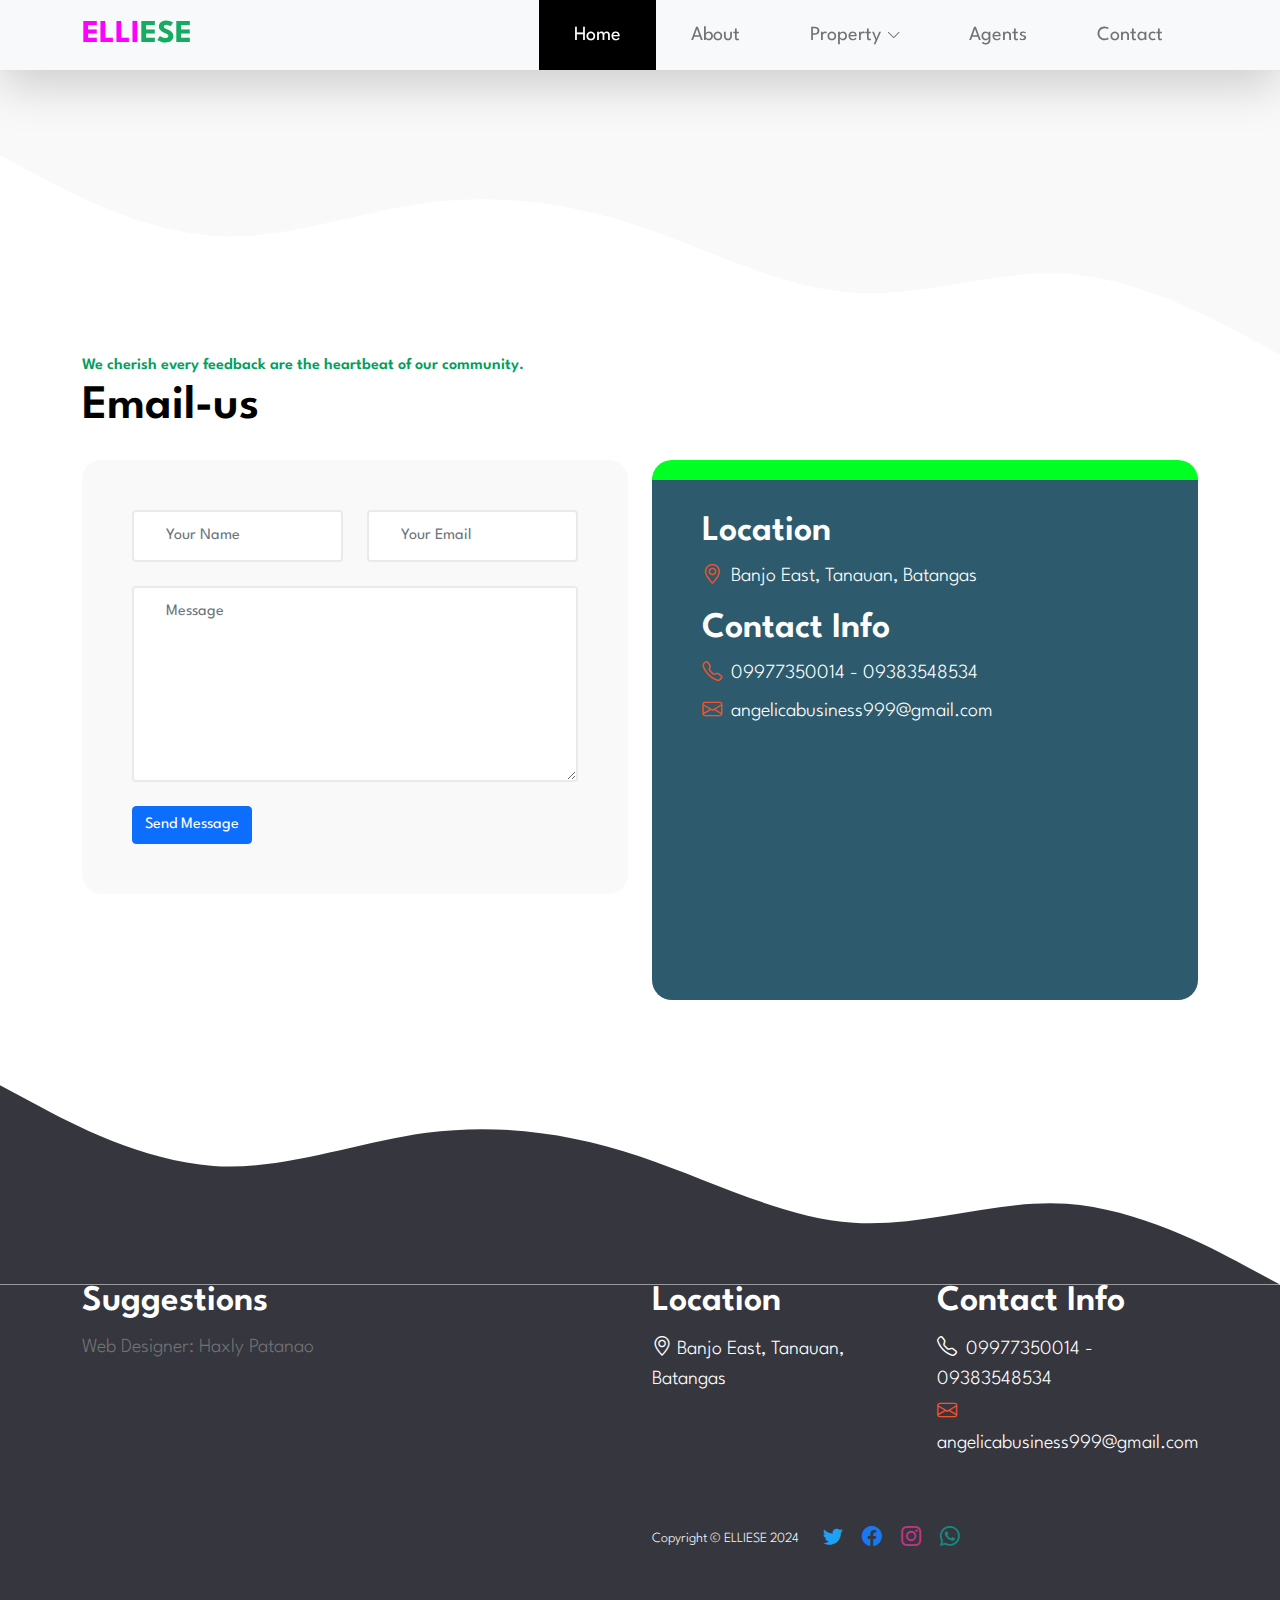
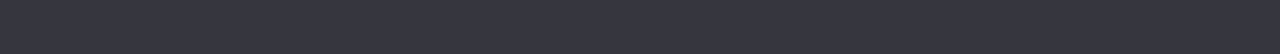
<file: contact.html>
<!doctype html>
<html lang="en">
    <head>
        <meta charset="utf-8">
        <meta name="viewport" content="width=device-width, initial-scale=1">

        <meta name="description" content="">
        <meta name="author" content="Tooplate">

        <title>ELLIESE</title>

        <!-- CSS FILES -->
        <link rel="preconnect" href="https://fonts.googleapis.com">
        
        <link rel="preconnect" href="https://fonts.gstatic.com" crossorigin>

        <link href="https://fonts.googleapis.com/css2?family=League+Spartan:wght@100;300;400;600;700&display=swap" rel="stylesheet">

        <link href="css/bootstrap.min.css" rel="stylesheet">

        <link href="css/bootstrap-icons.css" rel="stylesheet">

        <link href="css/owl.carousel.min.css" rel="stylesheet">

        <link href="css/tooplate-moso-interior.css" rel="stylesheet">
        
<!--

Tooplate 2133 Moso Interior

https://www.tooplate.com/view/2133-moso-interior

Bootstrap 5 HTML CSS Template

-->
    </head>
    
    <body>

        <nav class="navbar navbar-expand-lg bg-light fixed-top shadow-lg">
            <div class="container">
                <a class="navbar-brand" href="index.html">ELLI<span class="tooplate-red"></span><span class="tooplate-green">ESE</span></a>

                <button class="navbar-toggler" type="button" data-bs-toggle="collapse" data-bs-target="#navbarNav" aria-controls="navbarNav" aria-expanded="false" aria-label="Toggle navigation">
                    <span class="navbar-toggler-icon"></span>
                </button>

                <div class="collapse navbar-collapse" id="navbarNav">
                    <ul class="navbar-nav ms-auto">
                        <li class="nav-item">
                            <a class="nav-link click-scroll" href="index.html">Home</a>
                        </li>

                        <li class="nav-item">
                            <a class="nav-link click-scroll" href="about.html">About</a>
                        </li>

                        <li class="nav-item dropdown">
                            <a class="nav-link dropdown-toggle click-scroll" href="#section_3" id="navbarLightDropdownMenuLink" role="button" data-bs-toggle="dropdown" aria-expanded="false">Property</a>

                            <ul class="dropdown-menu dropdown-menu-light" aria-labelledby="navbarLightDropdownMenuLink">
                                <li><a class="dropdown-item" href="property-listing-1.html">Property Listing</a></li>
                            </ul>
                        </li>

                        <li class="nav-item">
                            <a class="nav-link click-scroll" href="agents.html">Agents</a>
                        </li>

                        <li class="nav-item">
                            <a class="nav-link click-scroll" href="contact.html">Contact</a>
                        </li>
                    </ul>
                </div>
            </div>
        </nav>

        

        <main>
            



            <section class="contact-section" id="section_5">
                <svg xmlns="http://www.w3.org/2000/svg" viewBox="0 0 1440 320"><path fill="#f9f9f9" fill-opacity="1" d="M0,96L40,117.3C80,139,160,181,240,186.7C320,192,400,160,480,149.3C560,139,640,149,720,176C800,203,880,245,960,250.7C1040,256,1120,224,1200,229.3C1280,235,1360,277,1400,298.7L1440,320L1440,0L1400,0C1360,0,1280,0,1200,0C1120,0,1040,0,960,0C880,0,800,0,720,0C640,0,560,0,480,0C400,0,320,0,240,0C160,0,80,0,40,0L0,0Z"></path></svg>
                <div class="container">
                    <div class="row">
                        <div class="col-lg-12 col-12">
                            <small class="section-small-title">We cherish every feedback are the heartbeat of our community.</small>
                            <h2 class="mb-4">Email-us</h2>
                        </div>
                        <div class="col-lg-6 col-12">
                            <form class="custom-form contact-form" id="contactForm" action="#" method="post" role="form">
                                <div class="row">
                                    <div class="col-lg-6 col-md-6 col-12">
                                        <div class="input-group align-items-center">
                                            <input id="first-name" type="text" class="form-control" placeholder="Your Name">
                                        </div>
                                    </div>
                                    <div class="col-lg-6 col-md-6 col-12">
                                        <div class="input-group align-items-center">
                                            <input id="email" type="email" class="form-control" placeholder="Your Email">
                                        </div>
                                    </div>
                                </div>
                                <div class="input-group textarea-group">
                                    <textarea id="message" cols="30" rows="7" class="form-control" placeholder="Message"></textarea>
                                </div>
                                <div class="col-lg-3 col-md-4 col-6">
                                    <input type="submit" id="sendMessageBtn" value="Send Message" class="btn btn-primary">
                                </div>
                            </form>    
                        </div>

                        <div class="col-lg-6 col-12 mt-5 mt-lg-0">
                            <div class="custom-block">

                                <h3 class="text-white mb-2">Location</h3>

                                <p class="text-white mb-2">
                                    <i class="contact-icon bi-geo-alt me-1"></i>

                                    Banjo East, Tanauan, Batangas
                                </p>

                                <h3 class="text-white mt-3 mb-2">Contact Info</h3>

                                <div class="d-flex flex-wrap">
                                    <p class="text-white mb-2 me-4">
                                        <i class="contact-icon bi-telephone me-1"></i>

                                        <a href="tel: 09977350014" class="text-white">
                                            09977350014 -
                                        </a>

                                        <a href="tel: 09383548534" class="text-white">
                                            09383548534
                                        </a>
                                    </p>

                                    <p class="text-white">
                                        <i class="contact-icon bi-envelope me-1"></i>

                                        <a href="mailto:angelicabusiness999@gmail.com" class="text-white">
                                            angelicabusiness999@gmail.com
                                        </a>
                                    </p>
                                </div>

                                <iframe class="google-map mt-2" src="https://www.google.com/maps/embed?pb=!1m18!1m12!1m3!1d3861.988312674162!2d121.14037971525599!3d14.060812390099398!2m3!1f0!2f0!3f0!3m2!1i1024!2i768!4f13.1!3m3!1m2!1s0x3397a7931ebe0fa5%3A0x9b18be28c9755f82!2s102%20Utah%20Rd%2C%20San%20Fernando%2C%20Pampanga!5e0!3m2!1sen!2sph!4v1649980518057!5m2!1sen!2sph" width="100%" height="220" style="border:0;" allowfullscreen="" loading="lazy"></iframe>
                            </div>
                        </div>

                    </div>
                </div>
            </section>

            <svg xmlns="http://www.w3.org/2000/svg" viewBox="0 0 1440 320"><path fill="#36363e" fill-opacity="1" d="M0,96L40,117.3C80,139,160,181,240,186.7C320,192,400,160,480,149.3C560,139,640,149,720,176C800,203,880,245,960,250.7C1040,256,1120,224,1200,229.3C1280,235,1360,277,1400,298.7L1440,320L1440,320L1400,320C1360,320,1280,320,1200,320C1120,320,1040,320,960,320C880,320,800,320,720,320C640,320,560,320,480,320C400,320,320,320,240,320C160,320,80,320,40,320L0,320Z"></path></svg>            
        </main>

        <footer class="site-footer section-padding">
            <div class="container">
                <div class="row">

                    <div class="col-lg-3 col-md-5 col-12 mb-3">
                        <h3><a href="https://t.me/HaxZP" class="custom-link mb-1">Suggestions</a></h3>
                        <p class="text-white"><a href="https://www.facebook.com/Hax17" target="_parent">Web Designer: Haxly Patanao</a></p>
                    </div>

                    <div class="col-lg-3 col-md-3 col-12 ms-lg-auto mb-3">
                        <h3 class="text-white mb-3">Location</h3>

                        <p class="text-white mt-2">
                            <i class="bi-geo-alt"></i>
                            Banjo East, Tanauan, Batangas
                        </p>
                    </div>

                    <div class="col-lg-3 col-md-4 col-12 mb-3">
                        <h3 class="text-white mb-3">Contact Info</h3>

                            <p class="text-white mb-1">
                                <i class="bi-telephone me-1"></i>

                                <a href="tel: 09977350014" class="text-white">
                                    09977350014 -
                                </a>

                                <a href="tel: 09383548534" class="text-white">
                                    09383548534
                                </a>
                            </p>

                            <p class="text-white">
                                <i class="contact-icon bi-envelope me-1"></i>

                                <a href="mailto:angelicabusiness999@gmail.com" class="text-white">
                                    angelicabusiness999@gmail.com
                                </a>
                            </p>
                    </div>

                    <div class="col-lg-6 col-md-7 copyright-text-wrap col-12 d-flex flex-wrap align-items-center mt-4 ms-auto">
                        <p class="copyright-text mb-0 me-4">Copyright © ELLIESE 2024</p>

                        <ul class="social-icon">
                            <li class="social-icon-item">
                                <a href="#" class="social-icon-link social-icon-twitter bi-twitter"></a>
                            </li>

                            <li class="social-icon-item">
                                <a href="#" class="social-icon-link social-icon-facebook bi-facebook"></a>
                            </li>

                            <li class="social-icon-item">
                                <a href="#" class="social-icon-link social-icon-instagram bi-instagram"></a>
                            </li>

                            <li class="social-icon-item">
                                <a href="#" class="social-icon-link social-icon-whatsapp bi-whatsapp"></a>
                            </li>
                        </ul>
                    </div>

                </div>
            </div>
        </footer>

        <!-- JAVASCRIPT FILES -->
        <script src="js/jquery.min.js"></script>
        <script src="js/bootstrap.min.js"></script>
        <script src="js/click-scroll.js"></script>
        <script src="js/jquery.backstretch.min.js"></script>
        <script src="js/owl.carousel.min.js"></script>
        <script src="js/custom.js"></script>
        <script src="js/search.js"></script>
        <script src="https://cdn.emailjs.com/dist/email.min.js"></script>
        <script src="js/contact.js"></script>


    </body>
</html>
</file>
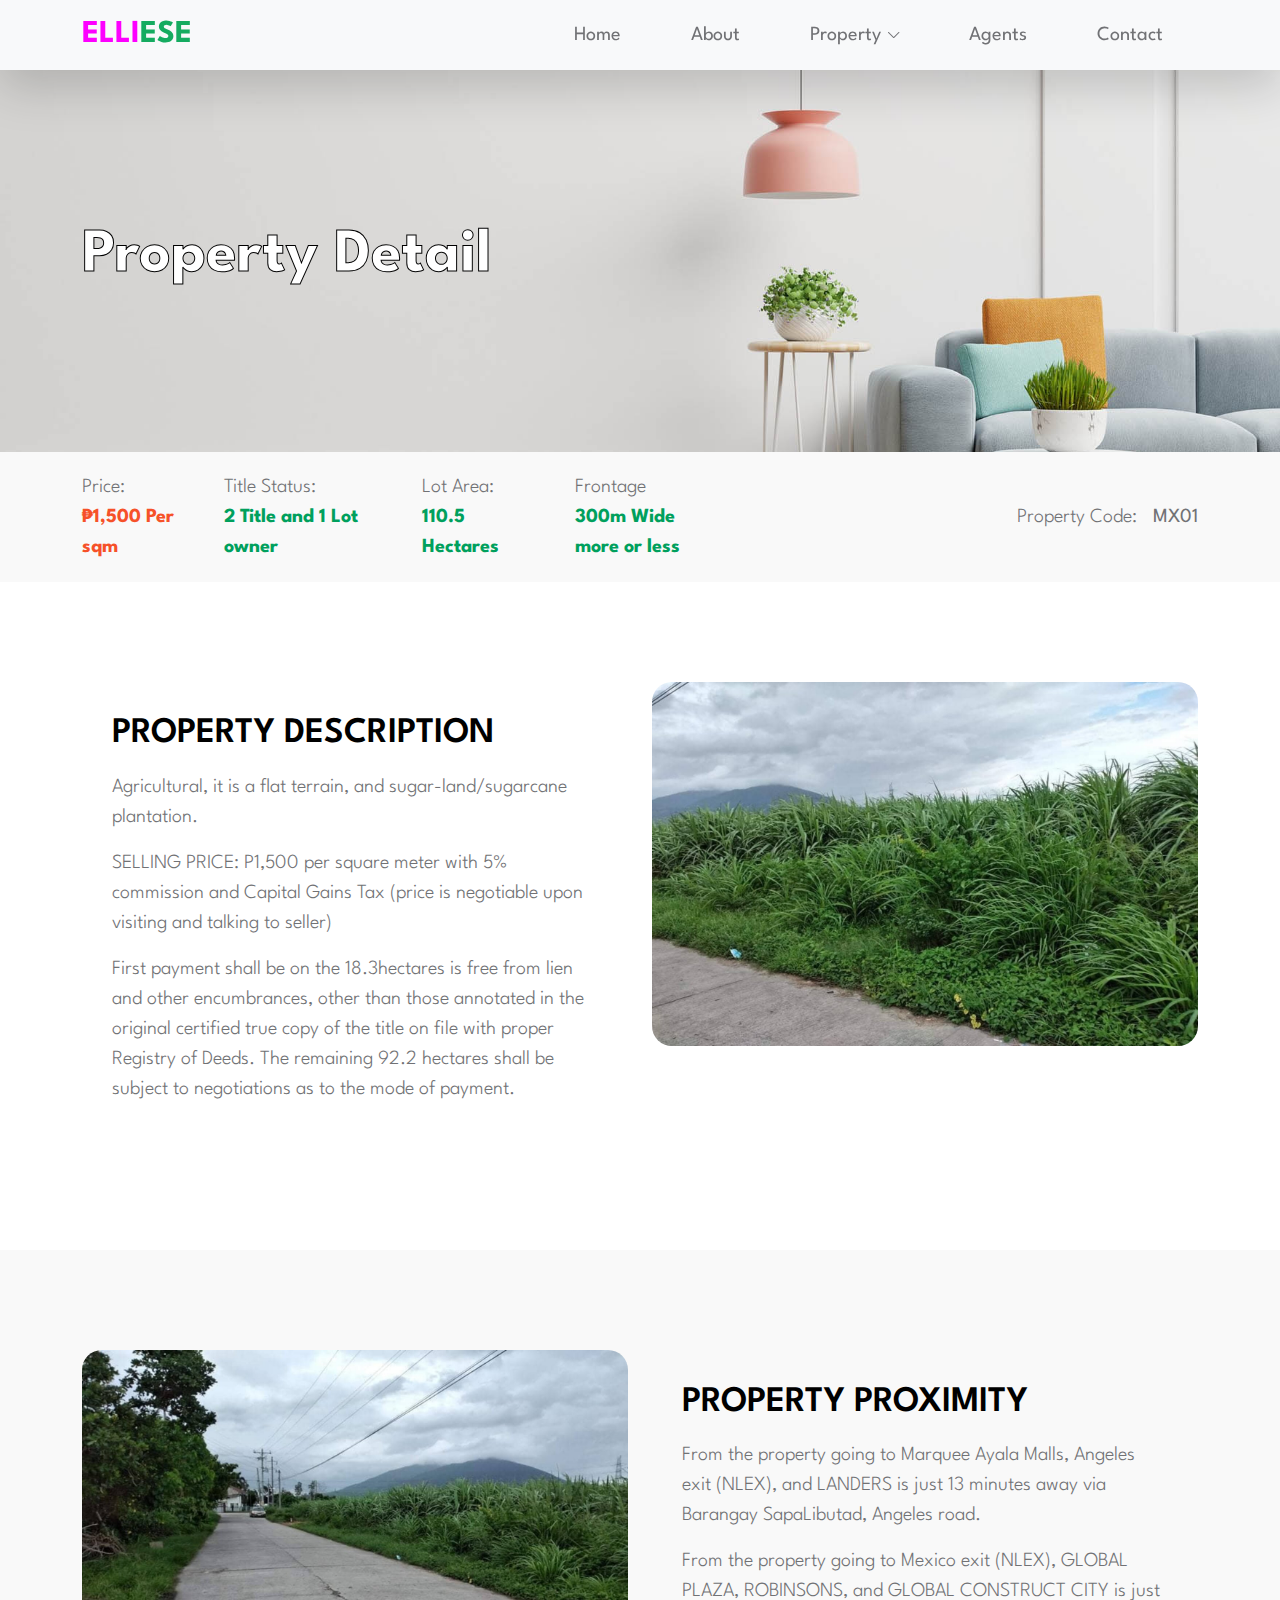
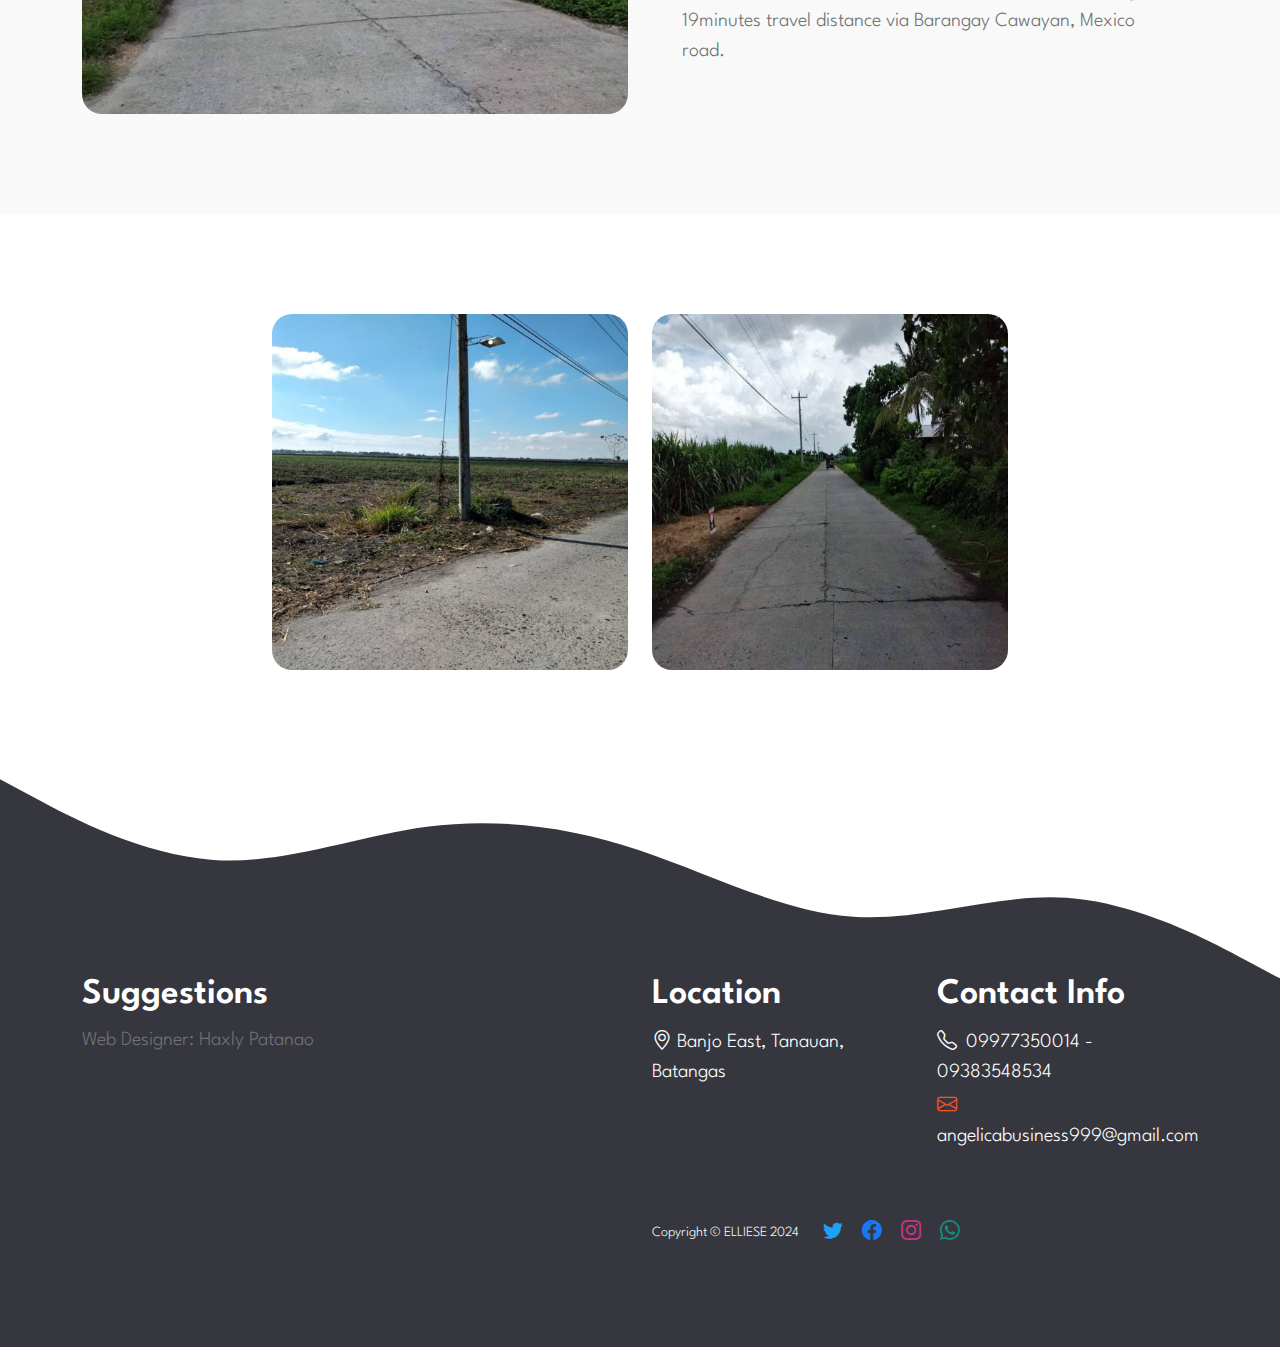
<file: property-detail-mexico.html>
<!doctype html>
<html lang="en">
    <head>
        <meta charset="utf-8">
        <meta name="viewport" content="width=device-width, initial-scale=1">

        <meta name="description" content="">
        <meta name="author" content="Tooplate">

        <title>ELLIESE</title>

        <!-- CSS FILES -->
        <link rel="preconnect" href="https://fonts.googleapis.com">
        
        <link rel="preconnect" href="https://fonts.gstatic.com" crossorigin>

        <link href="https://fonts.googleapis.com/css2?family=League+Spartan:wght@100;300;400;600;700&display=swap" rel="stylesheet">

        <link href="css/bootstrap.min.css" rel="stylesheet">

        <link href="css/bootstrap-icons.css" rel="stylesheet">

        <link href="css/owl.carousel.min.css" rel="stylesheet">

        <link href="css/tooplate-moso-interior.css" rel="stylesheet">

    </head>
    
    <body class="shop-detail-page">

        <nav class="navbar navbar-expand-lg bg-light fixed-top shadow-lg">
            <div class="container">
                <a class="navbar-brand" href="index.html">ELLI<span class="tooplate-red">ESE</span><span class="tooplate-green"></span></a>

                <button class="navbar-toggler" type="button" data-bs-toggle="collapse" data-bs-target="#navbarNav" aria-controls="navbarNav" aria-expanded="false" aria-label="Toggle navigation">
                    <span class="navbar-toggler-icon"></span>
                </button>

                <div class="collapse navbar-collapse" id="navbarNav">
                    <ul class="navbar-nav ms-auto">
                        <li class="nav-item">
                            <a class="nav-link click-scroll" href="index.html">Home</a>
                        </li>

                        <li class="nav-item">
                            <a class="nav-link click-scroll" href="about.html">About</a>
                        </li>

                        <li class="nav-item dropdown">
                            <a class="nav-link dropdown-toggle click-scroll" href="index.html#section_3" id="navbarLightDropdownMenuLink" role="button" data-bs-toggle="dropdown" aria-expanded="false">Property</a>

                            <ul class="dropdown-menu dropdown-menu-light" aria-labelledby="navbarLightDropdownMenuLink">
                                <li><a class="dropdown-item" href="property-listing-1.html">Property Listing</a></li>
                            </ul>
                        </li>

                        <li class="nav-item">
                            <a class="nav-link click-scroll" href="agents.html">Agents</a>
                        </li>

                        <li class="nav-item">
                            <a class="nav-link click-scroll" href="contact.html">Contact</a>
                        </li>
                    </ul>
                </div>
            </div>
        </nav>

        <main>

            <header class="site-header d-flex justify-content-center align-items-center">
                <div class="container">
                    <div class="row">

                        <div class="col-lg-12 col-12">
                            <h1 class="text-white">Property Detail</h1>
                        </div>

                    </div>
                </div>
            </header>

            <section class="shop-detail-bar section-bg">
                <div class="container">
                    <div class="row">

                        <div class="col-lg-7 col-md-8 col-12 d-flex">
                            <p class="shop-detail-bar-wrap d-flex flex-wrap mb-0">
                                <span class="me-2">Price:</span>

                                <strong class="shop-pricing-text">₱1,500 Per sqm</strong>
                            </p>

                            <p class="shop-detail-bar-wrap d-flex flex-wrap ms-lg-5 ms-4 mb-0">
                                <span class="me-2">Title Status:</span>

                                <strong class="shop-condition-text">2 Title and 1 Lot owner</strong>
                            </p>

                            <p class="shop-detail-bar-wrap d-flex flex-wrap ms-lg-5 ms-4 mb-0">
                                <span class="me-2">Lot Area:</span>

                                <strong class="shop-condition-text">110.5 Hectares</strong>
                            </p>

                            <p class="shop-detail-bar-wrap d-flex flex-wrap ms-lg-5 ms-4 mb-0">
                                <span class="me-2">Frontage</span>

                                <strong class="shop-condition-text">300m Wide more or less</strong>
                            </p>
                        </div>

                        <div class="col-lg-5 col-md-4 col-12 social-share d-flex align-items-center ms-lg-auto mt-3 mt-lg-0 mt-md-0">
                            <p class="mb-0 me-3 ms-lg-auto ms-md-auto">Property Code:</p>

                            <ul class="social-icon">
                                <li class="social-icon-item">
                                    <a href="mailto:angelicabusiness999@gmail.com">MX01</a>
                                </li>
                            </ul>
                        </div>
                    </div>
                </div>
            </section>

            <section class="shop-detail-section section-padding">
                <div class="container">
                    <div class="row">

                        <div class="col-lg-6 col-12 m-auto">
                            <div class="custom-block shop-detail-custom-block">
                                <h3 class="mb-3">PROPERTY DESCRIPTION</h3>
                                <p>Agricultural, it is a flat terrain, and sugar-land/sugarcane plantation.</p>
                                <p>SELLING PRICE: P1,500 per square meter with 5% commission and Capital Gains Tax (price is negotiable upon visiting and talking to seller)</p>
                                <p>First payment shall be on the 18.3hectares is free from lien and other encumbrances, other than those annotated in the original certified true copy of the title on file with proper Registry of Deeds. The remaining 92.2 hectares shall be subject to negotiations as to the mode of payment.</p>
                            </div>
                        </div>

                        <div class="col-lg-6 col-12">
                            <div class="shop-image-wrap">
                                <img src="images/shop/mexico-sub-1.jpg" class="shop-image img-fluid" alt="">
                            </div>
                        </div>

                    </div>
                </div>
            </section>

            <section class="shop-detail-section section-padding section-bg">
                <div class="container">
                    <div class="row">

                        <div class="col-lg-6 col-12">
                            <div class="shop-image-wrap">
                                <img src="images/shop/mexico-sub-2.jpg" class="shop-image img-fluid" alt="">
                            </div>
                        </div>

                        <div class="col-lg-6 col-12 m-auto">
                            <div class="custom-block shop-detail-custom-block">
                                <h3 class="mb-3">PROPERTY PROXIMITY</h3>

                                <p>From the property going to Marquee Ayala Malls, Angeles exit (NLEX), and LANDERS is just 13 minutes away via Barangay SapaLibutad, Angeles road.</p>

                                <p>From the property going to Mexico exit (NLEX), GLOBAL PLAZA, ROBINSONS, and GLOBAL CONSTRUCT CITY is just 19minutes travel distance via Barangay Cawayan, Mexico road.</p>
                            </div>
                        </div>

                    </div>
                </div>
            </section>

            <section class="shop-detail-section section-padding pb-0">
                <div class="container">
                    <div class="row">

                        <div class="col-lg-4 col-12">
                            <div class="shop-thumb">
                                <div class="shop-image-wrap">
                                    <img src="images/shop/mexico-sub-children1.jpg" class="shop-image img-fluid" alt="">
                                </div>
                            </div>
                        </div>

                        <div class="col-lg-4 col-12">
                            <div class="shop-thumb">
                                <div class="shop-image-wrap">
                                    <img src="images/shop/mexico-sub-children2.jpg" class="shop-image img-fluid" alt="">
                                </div>
                            </div>
                        </div>

                    </div>
                </div>
            </section>

            <svg xmlns="http://www.w3.org/2000/svg" viewBox="0 0 1440 320"><path fill="#36363e" fill-opacity="1" d="M0,96L40,117.3C80,139,160,181,240,186.7C320,192,400,160,480,149.3C560,139,640,149,720,176C800,203,880,245,960,250.7C1040,256,1120,224,1200,229.3C1280,235,1360,277,1400,298.7L1440,320L1440,320L1400,320C1360,320,1280,320,1200,320C1120,320,1040,320,960,320C880,320,800,320,720,320C640,320,560,320,480,320C400,320,320,320,240,320C160,320,80,320,40,320L0,320Z"></path></svg>

        </main>

        <footer class="site-footer section-padding">
            <div class="container">
                <div class="row">

                    <div class="col-lg-3 col-md-5 col-12 mb-3">
                        <h3><a href="https://t.me/HaxZP" class="custom-link mb-1">Suggestions</a></h3>
                        
                        <p class="text-white"><a href="https://www.facebook.com/Hax17" target="_parent">Web Designer: Haxly Patanao</a></p>
                    </div>

                    <div class="col-lg-3 col-md-3 col-12 ms-lg-auto mb-3">
                        <h3 class="text-white mb-3">Location</h3>

                        <p class="text-white mt-2">
                            <i class="bi-geo-alt"></i>
                            Banjo East, Tanauan, Batangas
                        </p>
                    </div>

                    <div class="col-lg-3 col-md-4 col-12 mb-3">
                        <h3 class="text-white mb-3">Contact Info</h3>

                            <p class="text-white mb-1">
                                <i class="bi-telephone me-1"></i>

                                <a href="tel: 09977350014" class="text-white">
                                    09977350014 -
                                </a>

                                <a href="tel: 09383548534" class="text-white">
                                    09383548534
                                </a>
                            </p>

                            <p class="text-white">
                                <i class="contact-icon bi-envelope me-1"></i>

                                <a href="mailto:angelicabusiness999@gmail.com" class="text-white">
                                    angelicabusiness999@gmail.com
                                </a>
                            </p>
                    </div>

                    <div class="col-lg-6 col-md-7 copyright-text-wrap col-12 d-flex flex-wrap align-items-center mt-4 ms-auto">
                        <p class="copyright-text mb-0 me-4">Copyright © ELLIESE 2024</p>

                        <ul class="social-icon">
                            <li class="social-icon-item">
                                <a href="#" class="social-icon-link social-icon-twitter bi-twitter"></a>
                            </li>

                            <li class="social-icon-item">
                                <a href="#" class="social-icon-link social-icon-facebook bi-facebook"></a>
                            </li>

                            <li class="social-icon-item">
                                <a href="#" class="social-icon-link social-icon-instagram bi-instagram"></a>
                            </li>

                            <li class="social-icon-item">
                                <a href="#" class="social-icon-link social-icon-whatsapp bi-whatsapp"></a>
                            </li>
                        </ul>
                    </div>

                </div>
            </div>
        </footer>

        <!-- JAVASCRIPT FILES -->
        <script src="js/jquery.min.js"></script>
        <script src="js/bootstrap.min.js"></script>
        <script src="js/click-scroll.js"></script>
        <script src="js/jquery.backstretch.min.js"></script>
        <script src="js/owl.carousel.min.js"></script>
        <script src="js/custom.js"></script>

    </body>
</html>
</file>
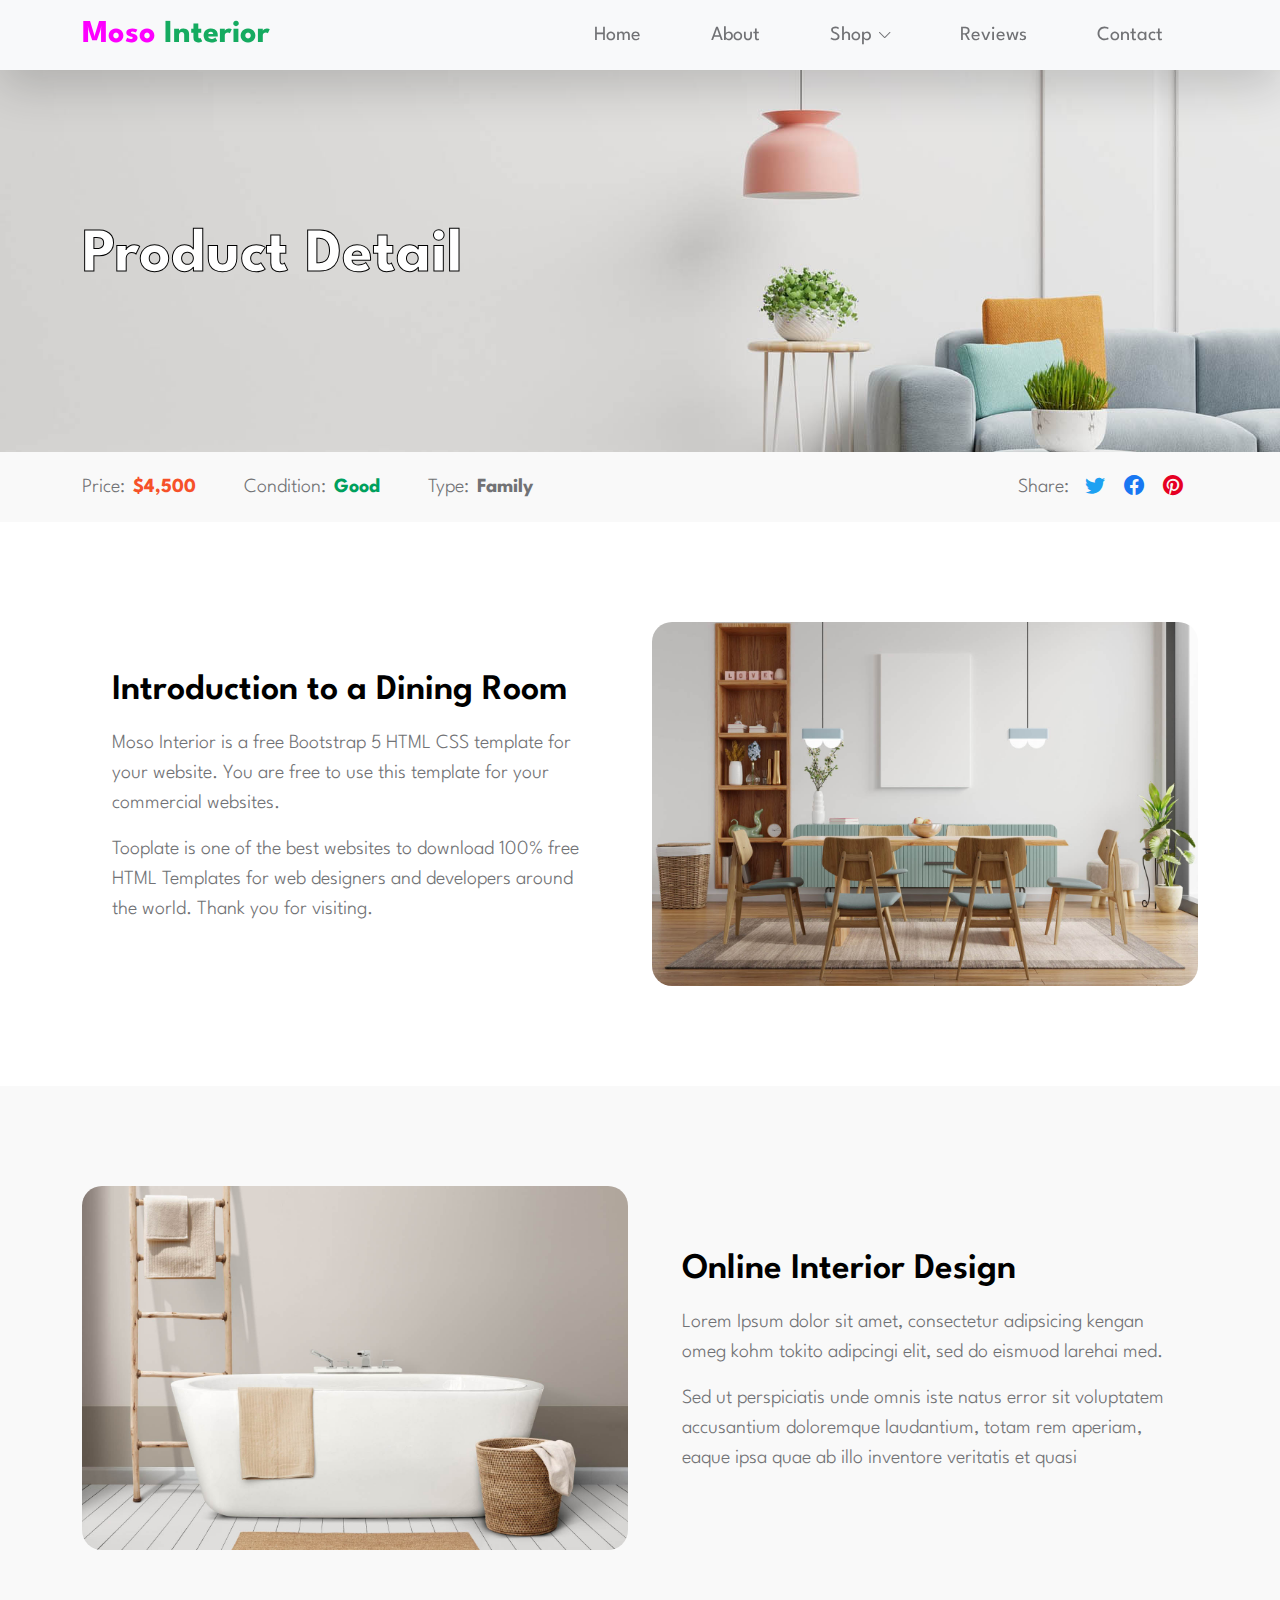
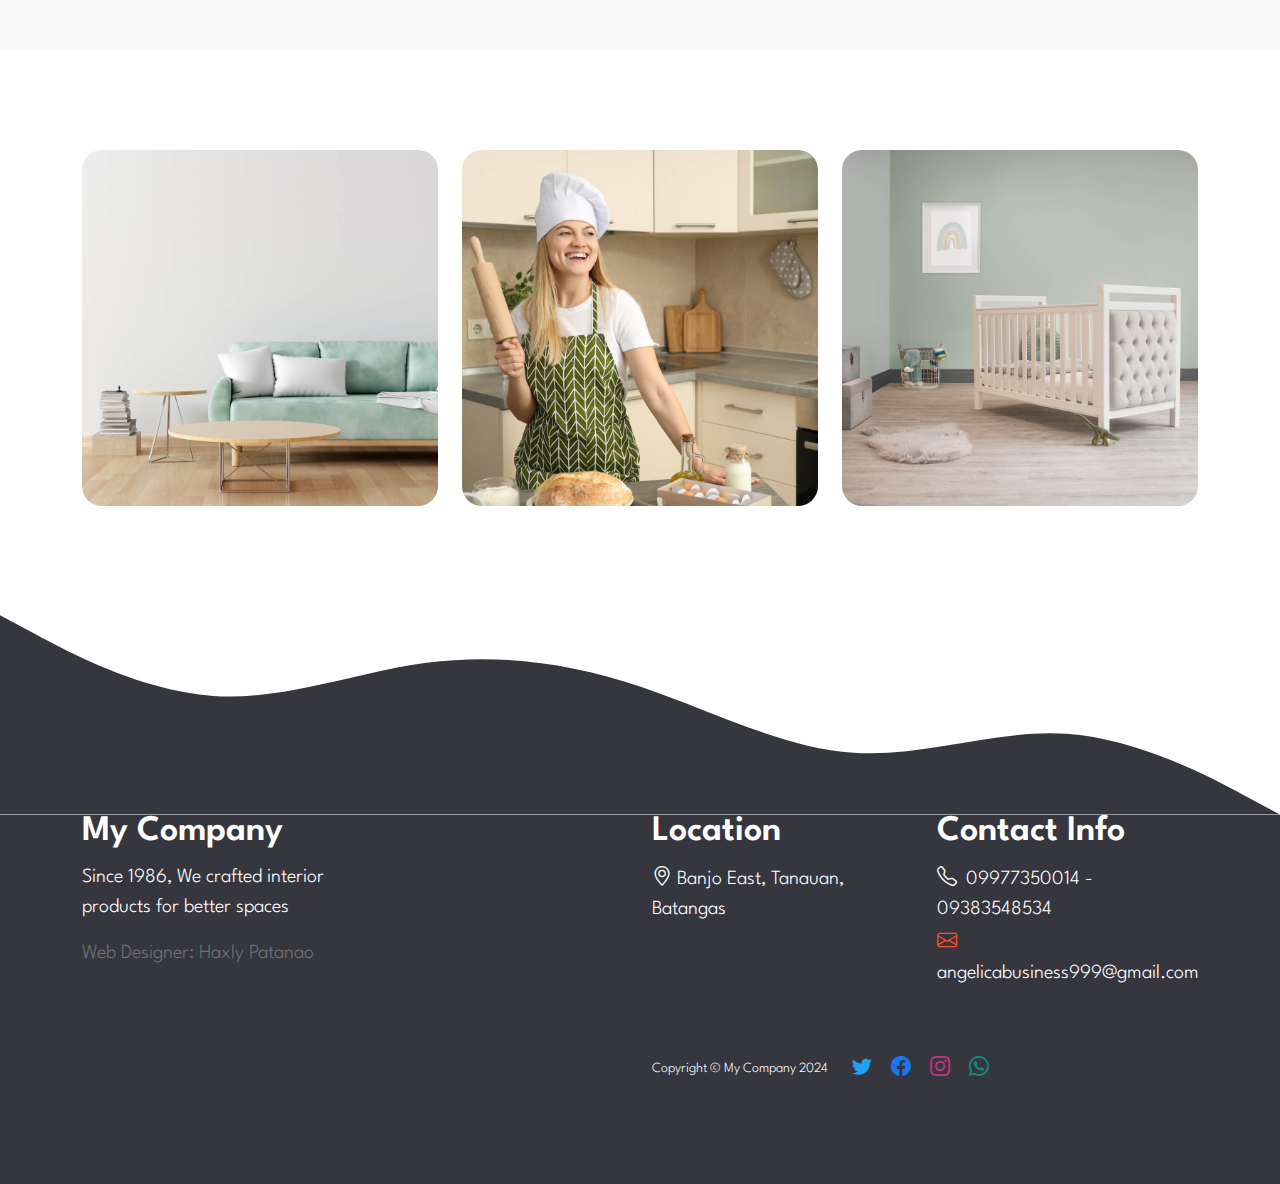
<file: property-detail.html>
<!doctype html>
<html lang="en">
    <head>
        <meta charset="utf-8">
        <meta name="viewport" content="width=device-width, initial-scale=1">

        <meta name="description" content="">
        <meta name="author" content="Tooplate">

        <title>Moso Interior - Product Detail Page</title>

        <!-- CSS FILES -->
        <link rel="preconnect" href="https://fonts.googleapis.com">
        
        <link rel="preconnect" href="https://fonts.gstatic.com" crossorigin>

        <link href="https://fonts.googleapis.com/css2?family=League+Spartan:wght@100;300;400;600;700&display=swap" rel="stylesheet">

        <link href="css/bootstrap.min.css" rel="stylesheet">

        <link href="css/bootstrap-icons.css" rel="stylesheet">

        <link href="css/owl.carousel.min.css" rel="stylesheet">

        <link href="css/tooplate-moso-interior.css" rel="stylesheet">
<!--

Tooplate 2133 Moso Interior

https://www.tooplate.com/view/2133-moso-interior

Bootstrap 5 HTML CSS Template

-->
    </head>
    
    <body class="shop-detail-page">

        <nav class="navbar navbar-expand-lg bg-light fixed-top shadow-lg">
            <div class="container">
                <a class="navbar-brand" href="index.html">Moso <span class="tooplate-red">Inter</span><span class="tooplate-green">ior</span></a>

                <button class="navbar-toggler" type="button" data-bs-toggle="collapse" data-bs-target="#navbarNav" aria-controls="navbarNav" aria-expanded="false" aria-label="Toggle navigation">
                    <span class="navbar-toggler-icon"></span>
                </button>

                <div class="collapse navbar-collapse" id="navbarNav">
                    <ul class="navbar-nav ms-auto">
                        <li class="nav-item">
                            <a class="nav-link click-scroll" href="index.html#section_1">Home</a>
                        </li>

                        <li class="nav-item">
                            <a class="nav-link click-scroll" href="index.html#section_2">About</a>
                        </li>

                        <li class="nav-item dropdown">
                            <a class="nav-link dropdown-toggle click-scroll" href="index.html#section_3" id="navbarLightDropdownMenuLink" role="button" data-bs-toggle="dropdown" aria-expanded="false">Shop</a>

                            <ul class="dropdown-menu dropdown-menu-light" aria-labelledby="navbarLightDropdownMenuLink">
                                <li><a class="dropdown-item" href="shop-listing.html">Shop Listing</a></li>

                                <li><a class="dropdown-item active" href="shop-detail.html">Shop Detail</a></li>
                            </ul>
                        </li>

                        <li class="nav-item">
                            <a class="nav-link click-scroll" href="index.html#section_4">Reviews</a>
                        </li>

                        <li class="nav-item">
                            <a class="nav-link click-scroll" href="index.html#section_5">Contact</a>
                        </li>
                    </ul>
                </div>
            </div>
        </nav>

        <main>

            <header class="site-header d-flex justify-content-center align-items-center">
                <div class="container">
                    <div class="row">

                        <div class="col-lg-12 col-12">
                            <h1 class="text-white">Product Detail</h1>
                        </div>

                    </div>
                </div>
            </header>

            <section class="shop-detail-bar section-bg">
                <div class="container">
                    <div class="row">

                        <div class="col-lg-7 col-md-8 col-12 d-flex">
                            <p class="shop-detail-bar-wrap d-flex flex-wrap mb-0">
                                <span class="me-2">Price:</span>

                                <strong class="shop-pricing-text">$4,500</strong>
                            </p>

                            <p class="shop-detail-bar-wrap d-flex flex-wrap ms-lg-5 ms-4 mb-0">
                                <span class="me-2">Condition:</span>

                                <strong class="shop-condition-text">Good</strong>
                            </p>

                            <p class="shop-detail-bar-wrap d-flex flex-wrap ms-lg-5 ms-4 mb-0">
                                <span class="me-2">Type:</span>

                                <strong>Family</strong>
                            </p>
                        </div>

                        <div class="col-lg-5 col-md-4 col-12 social-share d-flex align-items-center ms-lg-auto mt-3 mt-lg-0 mt-md-0">
                            <p class="mb-0 me-3 ms-lg-auto ms-md-auto">Share:</p>

                            <ul class="social-icon">
                                <li class="social-icon-item">
                                    <a href="#" class="social-icon-link social-icon-twitter bi-twitter"></a>
                                </li>

                                <li class="social-icon-item">
                                    <a href="#" class="social-icon-link social-icon-facebook bi-facebook"></a>
                                </li>

                                <li class="social-icon-item">
                                    <a href="#" class="social-icon-link social-icon-pinterest bi-pinterest"></a>
                                </li>
                            </ul>
                        </div>
                    </div>
                </div>
            </section>

            <section class="shop-detail-section section-padding">
                <div class="container">
                    <div class="row">

                        <div class="col-lg-6 col-12 m-auto">
                            <div class="custom-block shop-detail-custom-block">
                                <h3 class="mb-3">Introduction to a Dining Room</h3>

                                <p>Moso Interior is a free Bootstrap 5 HTML CSS template for your website. You are free to use this template for your commercial websites.</p>

                                <p>Tooplate is one of the best websites to download 100% free HTML Templates for web designers and developers around the world. Thank you for visiting.</p>
                            </div>
                        </div>

                        <div class="col-lg-6 col-12">
                            <div class="shop-image-wrap">
                                <img src="images/shop/mock-up-poster-modern-dining-room-interior-design-with-white-empty-wall.jpg" class="shop-image img-fluid" alt="">
                            </div>
                        </div>

                    </div>
                </div>
            </section>

            <section class="shop-detail-section section-padding section-bg">
                <div class="container">
                    <div class="row">

                        <div class="col-lg-6 col-12">
                            <div class="shop-image-wrap">
                                <img src="images/shop/minimal-bathroom-interior-design-with-wooden-furniture.jpg" class="shop-image img-fluid" alt="">
                            </div>
                        </div>

                        <div class="col-lg-6 col-12 m-auto">
                            <div class="custom-block shop-detail-custom-block">
                                <h3 class="mb-3">Online Interior Design</h3>

                                <p>Lorem Ipsum dolor sit amet, consectetur adipsicing kengan omeg kohm tokito adipcingi elit, sed do eismuod larehai med.</p>

                                <p>Sed ut perspiciatis unde omnis iste natus error sit voluptatem accusantium doloremque laudantium, totam rem aperiam, eaque ipsa quae ab illo inventore veritatis et quasi</p>
                            </div>
                        </div>

                    </div>
                </div>
            </section>

            <section class="shop-detail-section section-padding pb-0">
                <div class="container">
                    <div class="row">

                        <div class="col-lg-4 col-12">
                            <div class="shop-thumb">
                                <div class="shop-image-wrap">
                                    <img src="images/shop/green-sofa-white-living-room-with-blank-table-mockup.jpg" class="shop-image img-fluid" alt="">
                                </div>
                            </div>
                        </div>

                        <div class="col-lg-4 col-12">
                            <div class="shop-thumb">
                                <div class="shop-image-wrap">
                                    <img src="images/shop/concept-home-cooking-with-female-chef.jpg" class="shop-image img-fluid" alt="">
                                </div>
                            </div>
                        </div>

                        <div class="col-lg-4 col-12">
                            <div class="shop-thumb">
                                <div class="shop-image-wrap">
                                    <img src="images/shop/childrens-bed-nursery-cot-velvet-childrens-room.jpg" class="shop-image img-fluid" alt="">
                                </div>
                            </div>
                        </div>

                    </div>
                </div>
            </section>

            <svg xmlns="http://www.w3.org/2000/svg" viewBox="0 0 1440 320"><path fill="#36363e" fill-opacity="1" d="M0,96L40,117.3C80,139,160,181,240,186.7C320,192,400,160,480,149.3C560,139,640,149,720,176C800,203,880,245,960,250.7C1040,256,1120,224,1200,229.3C1280,235,1360,277,1400,298.7L1440,320L1440,320L1400,320C1360,320,1280,320,1200,320C1120,320,1040,320,960,320C880,320,800,320,720,320C640,320,560,320,480,320C400,320,320,320,240,320C160,320,80,320,40,320L0,320Z"></path></svg>

        </main>

        <footer class="site-footer section-padding">
            <div class="container">
                <div class="row">

                    <div class="col-lg-3 col-md-5 col-12 mb-3">
                        <h3><a href="index.html" class="custom-link mb-1">My Company</a></h3>

                        <p class="text-white">Since 1986, We crafted interior products for better spaces</p>
                        
                        <p class="text-white"><a href="https://www.tooplate.com" target="_parent">Web Designer: Haxly Patanao</a></p>
                    </div>

                    <div class="col-lg-3 col-md-3 col-12 ms-lg-auto mb-3">
                        <h3 class="text-white mb-3">Location</h3>

                        <p class="text-white mt-2">
                            <i class="bi-geo-alt"></i>
                            Banjo East, Tanauan, Batangas
                        </p>
                    </div>

                    <div class="col-lg-3 col-md-4 col-12 mb-3">
                        <h3 class="text-white mb-3">Contact Info</h3>

                            <p class="text-white mb-1">
                                <i class="bi-telephone me-1"></i>

                                <a href="tel: 09977350014" class="text-white">
                                    09977350014 -
                                </a>

                                <a href="tel: 09383548534" class="text-white">
                                    09383548534
                                </a>
                            </p>

                            <p class="text-white">
                                <i class="contact-icon bi-envelope me-1"></i>

                                <a href="mailto:info@company.com" class="text-white">
                                    angelicabusiness999@gmail.com
                                </a>
                            </p>
                    </div>

                    <div class="col-lg-6 col-md-7 copyright-text-wrap col-12 d-flex flex-wrap align-items-center mt-4 ms-auto">
                        <p class="copyright-text mb-0 me-4">Copyright © My Company 2024</p>

                        <ul class="social-icon">
                            <li class="social-icon-item">
                                <a href="#" class="social-icon-link social-icon-twitter bi-twitter"></a>
                            </li>

                            <li class="social-icon-item">
                                <a href="#" class="social-icon-link social-icon-facebook bi-facebook"></a>
                            </li>

                            <li class="social-icon-item">
                                <a href="#" class="social-icon-link social-icon-instagram bi-instagram"></a>
                            </li>

                            <li class="social-icon-item">
                                <a href="#" class="social-icon-link social-icon-whatsapp bi-whatsapp"></a>
                            </li>
                        </ul>
                    </div>

                </div>
            </div>
        </footer>

        <!-- JAVASCRIPT FILES -->
        <script src="js/jquery.min.js"></script>
        <script src="js/bootstrap.min.js"></script>
        <script src="js/click-scroll.js"></script>
        <script src="js/jquery.backstretch.min.js"></script>
        <script src="js/owl.carousel.min.js"></script>
        <script src="js/custom.js"></script>

    </body>
</html>
</file>
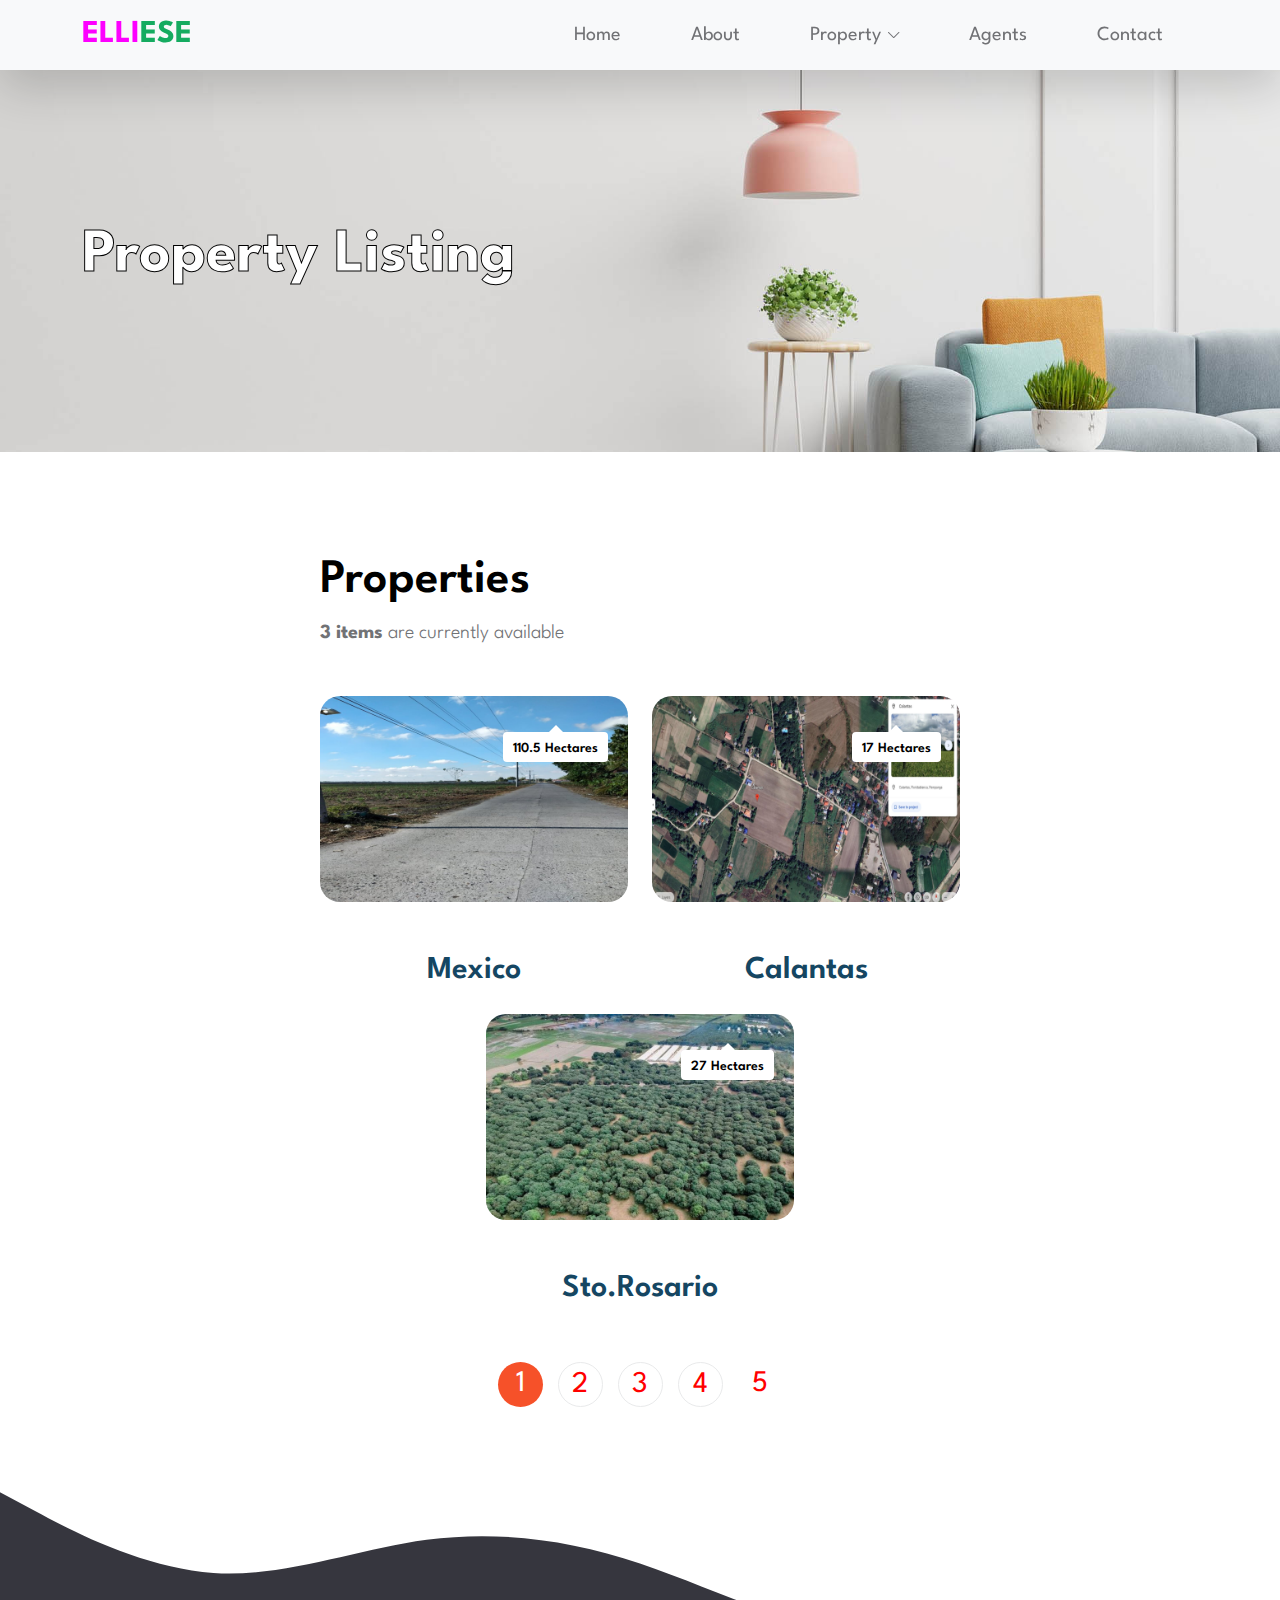
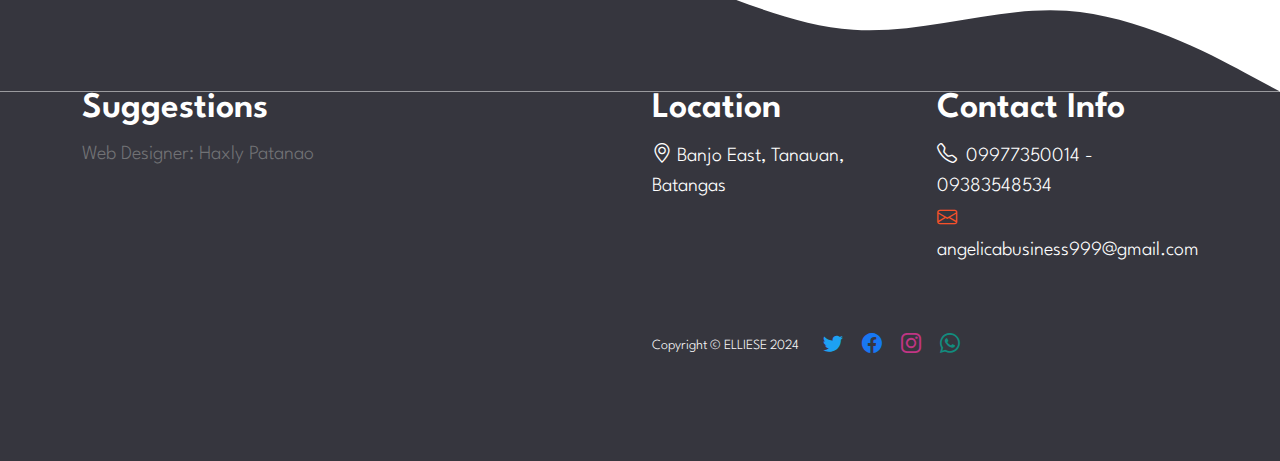
<file: property-listing-1.html>
<!doctype html>
<html lang="en">
    <head>
        <meta charset="utf-8">
        <meta name="viewport" content="width=device-width, initial-scale=1">

        <meta name="description" content="">
        <meta name="author" content="Tooplate">

        <title>ELLIESE - Property Listing Page</title>

        <!-- CSS FILES -->
        <link rel="preconnect" href="https://fonts.googleapis.com">
        
        <link rel="preconnect" href="https://fonts.gstatic.com" crossorigin>

        <link href="https://fonts.googleapis.com/css2?family=League+Spartan:wght@100;300;400;600;700&display=swap" rel="stylesheet">

        <link href="css/bootstrap.min.css" rel="stylesheet">

        <link href="css/bootstrap-icons.css" rel="stylesheet">

        <link href="css/owl.carousel.min.css" rel="stylesheet">

        <link href="css/tooplate-moso-interior.css" rel="stylesheet">
<!--

Tooplate 2133 Moso Interior

https://www.tooplate.com/view/2133-moso-interior

Bootstrap 5 HTML CSS Template

-->
    </head>
    
    <body class="shop-listing-page">

        <nav class="navbar navbar-expand-lg bg-light fixed-top shadow-lg">
            <div class="container">
                <a class="navbar-brand" href="index.html">ELLI<span class="tooplate-green">ESE</span></a>

                <button class="navbar-toggler" type="button" data-bs-toggle="collapse" data-bs-target="#navbarNav" aria-controls="navbarNav" aria-expanded="false" aria-label="Toggle navigation">
                    <span class="navbar-toggler-icon"></span>
                </button>

                <div class="collapse navbar-collapse" id="navbarNav">
                    <ul class="navbar-nav ms-auto">
                        <li class="nav-item">
                            <a class="nav-link click-scroll active" href="index.html">Home</a>
                        </li>
                        

                        <li class="nav-item">
                            <a class="nav-link click-scroll" href="about.html">About</a>
                        </li>

                        <li class="nav-item dropdown">
                            <a class="nav-link dropdown-toggle click-scroll" href="#" id="navbarLightDropdownMenuLink" role="button" data-bs-toggle="dropdown" aria-expanded="false">Property</a>

                            <ul class="dropdown-menu dropdown-menu-light" aria-labelledby="navbarLightDropdownMenuLink">
                                <li><a class="dropdown-item active" href="property-listing-1.html">Property Listing</a></li>
                            </ul>
                        </li>

                        <li class="nav-item">
                            <a class="nav-link click-scroll" href="agents.html">Agents</a>
                        </li>

                        <li class="nav-item">
                            <a class="nav-link click-scroll" href="contact.html">Contact</a>
                        </li>
                    </ul>
                </div>
            </div>
        </nav>

        <main>

            <header class="site-header d-flex justify-content-center align-items-center">
                <div class="container">
                    <div class="row">

                        <div class="col-lg-12 col-12">
                            <h1 class="text-white">Property Listing</h1>
                        </div>

                    </div>
                </div>
            </header>

            <section class="shop-section section-padding">
                <div class="container">
                    <div class="row">



                        <div class="col-lg-7 col-md-6 col-12">
                            <h2>Properties</h2>

                            <p class="mb-5"><strong>3 items</strong> are currently available</p>

                            <div class="row">

                                <div class="col-lg-6 col-12">
                                    <div class="shop-thumb">
                                        <div class="shop-image-wrap">
                                            <a href="property-detail-mexico.html">
                                                <img src="images/shop/mexico1.jpg" class="shop-image img-fluid" alt="">
                                            </a>

                                            <div class="shop-icons-wrap">
                                                <p class="shop-pricing mb-0 mt-3">
                                                    <span class="badge custom-badge">110.5 Hectares</span>
                                                </p>
                                            </div>

                                            <div class="shop-btn-wrap">
                                                <a href="property-detail-mexico.html" class="shop-btn custom-btn btn d-flex align-items-center align-items-center">Learn more</a>
                                            </div>
                                        </div>

                                        <div class="shop-body">
                                            <h4>Mexico</h4>
                                        </div>
                                    </div>
                                </div>

                                <div class="col-lg-6 col-12">
                                    <div class="shop-thumb">
                                        <div class="shop-image-wrap">
                                            <a href="property-detail-calantas.html">
                                                <img src="images/shop/calantas1.jpg" class="shop-image img-fluid" alt="">
                                            </a>

                                            <div class="shop-icons-wrap">
                                                <p class="shop-pricing mb-0 mt-3">
                                                    <span class="badge custom-badge">17 Hectares</span>
                                                </p>
                                            </div>

                                            <div class="shop-btn-wrap">
                                                <a href="property-detail-calantas.html" class="shop-btn custom-btn btn d-flex align-items-center align-items-center">Learn more</a>
                                            </div>
                                        </div>

                                        <div class="shop-body">
                                            <h4>Calantas</h4>
                                        </div>
                                    </div>
                                </div>

                                <div class="col-lg-6 col-12">
                                    <div class="shop-thumb">
                                        <div class="shop-image-wrap">
                                            <a href="property-detail-storosario.html">
                                                <img src="images/shop/storosario1.jpg" class="shop-image img-fluid" alt="">
                                            </a>

                                            <div class="shop-icons-wrap">
                                                <p class="shop-pricing mb-0 mt-3">
                                                    <span class="badge custom-badge">27 Hectares</span>
                                                </p>
                                            </div>

                                            <div class="shop-btn-wrap">
                                                <a href="property-detail-storosario.html" class="shop-btn custom-btn btn d-flex align-items-center align-items-center">Learn more</a>
                                            </div>
                                        </div>

                                        <div class="shop-body">
                                            <h4>Sto.Rosario</h4>
                                        </div>
                                    </div>
                                </div>




                                <nav aria-label="Page navigation example">
                                    <ul class="pagination justify-content-center">

                                        <li class="page-item active" aria-current="page">
                                            <a class="page-link" href="property-listing-1.html">1</a>
                                        </li>
                                        
                                        <li class="page-item">
                                            <a class="page-link" href="#">2</a>
                                        </li>
                                        
                                        <li class="page-item">
                                            <a class="page-link" href="#">3</a>
                                        </li>

                                        <li class="page-item">
                                            <a class="page-link" href="#">4</a>
                                        </li>

                                        <li class="page-item">
                                            <a class="page-link" href="#">5</a>
                                        </li>
                                        
                                    </ul>
                                </nav>
                            </div>
                        </div>

                    </div>
                </div>
            </section>

            <svg xmlns="http://www.w3.org/2000/svg" viewBox="0 0 1440 320"><path fill="#36363e" fill-opacity="1" d="M0,96L40,117.3C80,139,160,181,240,186.7C320,192,400,160,480,149.3C560,139,640,149,720,176C800,203,880,245,960,250.7C1040,256,1120,224,1200,229.3C1280,235,1360,277,1400,298.7L1440,320L1440,320L1400,320C1360,320,1280,320,1200,320C1120,320,1040,320,960,320C880,320,800,320,720,320C640,320,560,320,480,320C400,320,320,320,240,320C160,320,80,320,40,320L0,320Z"></path></svg>
        </main>

        <footer class="site-footer section-padding">
            <div class="container">
                <div class="row">

                    <div class="col-lg-3 col-md-5 col-12 mb-3">
                        <h3><a href="https://t.me/HaxZP" class="custom-link mb-1">Suggestions</a></h3>
                        
                        <p class="text-white"><a href="https://www.tooplate.com" target="_parent">Web Designer: Haxly Patanao</a></p>
                    </div>

                    <div class="col-lg-3 col-md-3 col-12 ms-lg-auto mb-3">
                        <h3 class="text-white mb-3">Location</h3>

                        <p class="text-white mt-2">
                            <i class="bi-geo-alt"></i>
                            Banjo East, Tanauan, Batangas
                        </p>
                    </div>

                    <div class="col-lg-3 col-md-4 col-12 mb-3">
                        <h3 class="text-white mb-3">Contact Info</h3>

                            <p class="text-white mb-1">
                                <i class="bi-telephone me-1"></i>

                                <a href="tel: 09977350014" class="text-white">
                                    09977350014 -
                                </a>

                                <a href="tel: 09383548534" class="text-white">
                                    09383548534
                                </a>
                            </p>

                            <p class="text-white">
                                <i class="contact-icon bi-envelope me-1"></i>

                                <a href="mailto:info@company.com" class="text-white">
                                    angelicabusiness999@gmail.com
                                </a>
                            </p>
                    </div>

                    <div class="col-lg-6 col-md-7 copyright-text-wrap col-12 d-flex flex-wrap align-items-center mt-4 ms-auto">
                        <p class="copyright-text mb-0 me-4">Copyright © ELLIESE 2024</p>

                        <ul class="social-icon">
                            <li class="social-icon-item">
                                <a href="#" class="social-icon-link social-icon-twitter bi-twitter"></a>
                            </li>

                            <li class="social-icon-item">
                                <a href="#" class="social-icon-link social-icon-facebook bi-facebook"></a>
                            </li>

                            <li class="social-icon-item">
                                <a href="#" class="social-icon-link social-icon-instagram bi-instagram"></a>
                            </li>

                            <li class="social-icon-item">
                                <a href="#" class="social-icon-link social-icon-whatsapp bi-whatsapp"></a>
                            </li>
                        </ul>
                    </div>

                </div>
            </div>
        </footer>

        <!-- JAVASCRIPT FILES -->
        <script src="js/jquery.min.js"></script>
        <script src="js/bootstrap.min.js"></script>
        <script src="js/click-scroll.js"></script>
        <script src="js/jquery.backstretch.min.js"></script>
        <script src="js/owl.carousel.min.js"></script>
        <script src="js/custom.js"></script>

    </body>
</html>
</file>
<file: css/tooplate-moso-interior.css>
/*x

Tooplate 2133 Moso Interior

https://www.tooplate.com/view/2133-moso-interior

*/

/*---------------------------------------
  CUSTOM PROPERTIES ( VARIABLES )             
-----------------------------------------*/
:root {
  --white-color:                  #ffffff;
  --primary-color:                #ffd74f;
  --secondary-color:              #f65129;
  --section-bg-color:             #f9f9f9;
  --site-footer-bg-color:         #36363e;
  --custom-btn-bg-color:          #00a05d;
  --dark-color:                   #000000;
  --p-color:                      #717275;
  --border-color:                 #e9eaeb;

  --twitter-color:                #1da1f2;
  --facebook-color:               #1877f2;
  --instagram-color:              #c13584;
  --pinterest-color:              #e60023;
  --whatsapp-color:               #128c7e;

  --body-font-family:             'League Spartan', sans-serif;

  --h1-font-size:                 62px;
  --h2-font-size:                 48px;
  --h3-font-size:                 36px;
  --h4-font-size:                 32px;
  --h5-font-size:                 24px;
  --h6-font-size:                 22px;
  --p-font-size:                  20px;
  --btn-font-size:                16px;
  --copyright-font-size:          14px;

  --border-radius-large:          100px;
  --border-radius-medium:         20px;
  --border-radius-small:          10px;

  --font-weight-thin:             100;
  --font-weight-light:            300;
  --font-weight-normal:           400;
  --font-weight-semibold:         600;
  --font-weight-bold:             700;
}

body {
    background-color: var(--white-color);
    font-family: var(--body-font-family); 
    padding-top: 70px;
}

/*---------------------------------------
  TYPOGRAPHY               
-----------------------------------------*/

h2,
h3,
h4,
h5,
h6 {
  color: var(--dark-color);
}

h1,
h2,
h3,
h4,
h5,
h6 {
  font-weight: var(--font-weight-semibold);
}

h1 {
  font-size: var(--h1-font-size);
  font-weight: var(--font-weight-bold);
  color: #ffffff; /* Text fill color */
  -webkit-text-stroke: 1px black; /* Stroke width and color */
  text-stroke: 1px black; /* Stroke width and color */
}


h2 {
  font-size: var(--h2-font-size);
}

h3 {
  font-size: var(--h3-font-size);
}

h4 {
  font-size: var(--h4-font-size);
  text-align: center;
  color: #154662;
  margin-top: 30px;
}

h5 {
  font-size: var(--h5-font-size);
  line-height: normal;
}

h6 {
  font-size: var(--h6-font-size);
}

p {
  color: var(--p-color);
  font-size: var(--p-font-size);
  font-weight: var(--font-weight-light);
}

ul li {
  color: var(--p-color);
  font-size: var(--p-font-size);
  font-weight: var(--font-weight-normal);
}

a, 
button {
  touch-action: manipulation;
  transition: all 0.3s;
}

a {
  color: var(--p-color);
  text-decoration: none;
}

a:hover {
  color: var(--secondary-color);
}

b,
strong {
  font-weight: var(--font-weight-bold);
}

.tooplate-red {
	color: #15ab60;
}
.tooplate-green {
	color: #15ab60;
}


/*---------------------------------------
  SECTION               
-----------------------------------------*/
.section-padding {
  padding-top: 100px;
  padding-bottom: 100px;
}

.section-bg {
  background: var(--section-bg-color);
}

.section-small-title {
  color: var(--custom-btn-bg-color);
  font-size: var(--btn-font-size);
  font-weight: var(--font-weight-semibold);
  display: block;
}

.section-overlay {
  background: rgba(0, 0, 0, 0.25);
  position: absolute;
  top: 0;
  left: 0;
  pointer-events: none;
  width: 100%;
  height: 100%;
}

.custom-block {
  background: #2d5b6d;
  border-top: 20px solid #00ff22;
  border-radius: var(--border-radius-medium);
  position: relative;
  overflow: hidden;
  padding: 30px 50px;
}

.featured-custom-block {
  background: var(--border-color);
}

.shop-detail-custom-block {
  background: transparent;
  border-top: 0;
  border-radius: 0;
  padding: 30px;
}

.pagination {
  margin-top: 30px;
  margin-bottom: 0;
}

.page-link {
  border-color: var(--border-color);
  border-radius: var(--border-radius-large);
  color: #ff0000;
  font-size: 30px;
  padding: 0;
  width: 45px;
  height: 45px;
  line-height: 45px;
  text-align: center;
  margin-right: 10px;
  margin-left: 10px;
}

.page-item.active .page-link,
.page-link:hover {
  background: var(--secondary-color);
  border-color: transparent;
  color: var(--white-color);
}

.page-item:first-child .page-link,
.page-item:last-child .page-link {
  border: 0;
  border-radius: var(--border-radius-large);
}

.page-item:not(:first-child) .page-link {
  margin-left: 5px;
}


/*---------------------------------------
  CUSTOM LINK               
-----------------------------------------*/
.custom-link {
  color: var(--p-color);
  position: relative;
  overflow: hidden;
  z-index: 1;
  display: inline-block;
  vertical-align: middle;
  transition: all .3s cubic-bezier(.645,.045,.355,1);
  padding-bottom: 2px;
}

.custom-link::after {
  content: "";
  width: 0;
  height: 2px;
  bottom: 0;
  position: absolute;
  left: auto;
  right: 0;
  z-index: -1;
  transition: width .6s cubic-bezier(.25,.8,.25,1) 0s;
  background: currentColor;
}

.custom-link:hover::after {
  width: 100%;
  left: 0;
  right: auto;
}

.custom-link:hover {
  color: var(--primary-color);
}

.custom-link:hover::after {
  background: var(--custom-btn-bg-color);
}


/*---------------------------------------
  CUSTOM BADGE               
-----------------------------------------*/
.custom-badge {
  background: var(--white-color);
  display: inline-block;
  vertical-align: top;
  position: relative;
  color: #000000;
  font-size: var(--copyright-font-size);
  font-weight: var(--font-weight-semibold);
  padding: 10px 10px 6px 10px;
}

.custom-badge::before {
  content: "";
  display: block;
  margin: auto;
  width: 0;
  height: 0;
  border-bottom: 7px solid var(--white-color);
  border-right: 7px solid transparent;
  border-left: 7px solid transparent;
  position: absolute;
  top: -7px;
  right: 0;
  left: 0;
}


/*---------------------------------------
  CUSTOM BUTTON               
-----------------------------------------*/
.custom-btn {
  background: var(--custom-btn-bg-color);
  border: 2px solid transparent;
  border-radius: var(--border-radius-large);
  color: var(--white-color);
  font-size: var(--btn-font-size);
  font-weight: var(--font-weight-semibold);
  line-height: normal;
  padding: 15px 20px;
}

.custom-btn:hover {
  background: transparent;
  border-color: var(--custom-btn-bg-color);
  color: var(--custom-btn-bg-color);
}

.custom-border-btn {
  background: transparent;
  border: 2px solid var(--border-color);
  color: var(--white-color);
}

.custom-border-btn:hover {
  background: var(--white-color);
  border-color: var(--white-color);
  color: var(--secondary-color);
}


/*---------------------------------------
  NAVIGATION              
-----------------------------------------*/
.navbar {
  padding-top: 0;
  padding-bottom: 0;
  transition: all 0.3s;
}

.navbar-brand {
  font-size: var(--h4-font-size);
  font-weight: var(--font-weight-bold);
}

.navbar-brand,
.navbar-brand:hover {
  color: #fd00ff;
}

.navbar-expand-lg .navbar-nav .nav-link {
  margin-right: 0;
  margin-left: 0;
  padding: 20px 35px;
}

.navbar-nav .nav-link {
  display: inline-block;
  color: var(--p-bg-color);
  font-size: var(--menu-font-size);
  font-weight: var(--font-weight-medium);
  position: relative;
  padding-top: 15px;
  padding-bottom: 15px;
}

.navbar-nav .nav-link.active, 
.navbar-nav .nav-link:hover {
  background: #000000;
  color: var(--white-color);
}

.dropdown-menu {
  border-radius: 0;
  border: 0;
  padding: 0;
}

.dropdown-item {
  border-bottom: 1px solid var(--border-color);
  display: inline-block;
  color: var(--p-bg-color);
  font-size: var(--menu-font-size);
  font-weight: var(--font-weight-medium);
  position: relative;
  padding-top: 10px;
  padding-bottom: 10px;
}

.dropdown-menu li:last-child .dropdown-item {
  border-bottom: 0;
}

.dropdown-item.active, 
.dropdown-item:active,
.dropdown-item:focus, 
.dropdown-item:hover {
  background: #000000;
  color: var(--white-color);
}

.dropdown-toggle::after {
  content: "\f282";
  display: inline-block;
  font-family: bootstrap-icons !important;
  font-size: var(--copyright-font-size);
  font-style: normal;
  font-weight: normal !important;
  font-variant: normal;
  text-transform: none;
  line-height: 1;
  vertical-align: -.125em;
  -webkit-font-smoothing: antialiased;
  -moz-osx-font-smoothing: grayscale;
  position: relative;
  left: 2px;
  border: 0;
}

@media screen and (min-width: 992px) {
  .dropdown:hover .dropdown-menu {
    display: block;
    margin-top: 0;
  }
}

.navbar-toggler {
  border: 0;
  padding: 0;
  cursor: pointer;
  margin: 0;
  width: 30px;
  height: 35px;
  outline: none;
}

.navbar-toggler:focus {
  outline: none;
  box-shadow: none;
}

.navbar-toggler[aria-expanded="true"] .navbar-toggler-icon {
  background: transparent;
}

.navbar-toggler[aria-expanded="true"] .navbar-toggler-icon:before,
.navbar-toggler[aria-expanded="true"] .navbar-toggler-icon:after {
  transition: top 300ms 50ms ease, -webkit-transform 300ms 350ms ease;
  transition: top 300ms 50ms ease, transform 300ms 350ms ease;
  transition: top 300ms 50ms ease, transform 300ms 350ms ease, -webkit-transform 300ms 350ms ease;
  top: 0;
}

.navbar-toggler[aria-expanded="true"] .navbar-toggler-icon:before {
  transform: rotate(45deg);
}

.navbar-toggler[aria-expanded="true"] .navbar-toggler-icon:after {
  transform: rotate(-45deg);
}

.navbar-toggler .navbar-toggler-icon {
  background: var(--dark-color);
  transition: background 10ms 300ms ease;
  display: block;
  width: 30px;
  height: 2px;
  position: relative;
}

.navbar-toggler .navbar-toggler-icon:before,
.navbar-toggler .navbar-toggler-icon:after {
  transition: top 300ms 350ms ease, -webkit-transform 300ms 50ms ease;
  transition: top 300ms 350ms ease, transform 300ms 50ms ease;
  transition: top 300ms 350ms ease, transform 300ms 50ms ease, -webkit-transform 300ms 50ms ease;
  position: absolute;
  right: 0;
  left: 0;
  background: var(--dark-color);
  width: 30px;
  height: 2px;
  content: '';
}

.navbar-toggler .navbar-toggler-icon::before {
  top: -8px;
}

.navbar-toggler .navbar-toggler-icon::after {
  top: 8px;
}


/*---------------------------------------
  SITE HEADER              
-----------------------------------------*/
.site-header {
  background-image: url('../images/empty-living-room-with-blue-sofa-plants-table-empty-white-wall-background-3d-rendering.jpg');
  background-repeat: no-repeat;
  background-position: center;
  background-size: cover;
  padding-top: 150px;
  padding-bottom: 150px;
}


/*---------------------------------------
  HERO              
-----------------------------------------*/
.hero-section {
  position: relative;
  padding-top: 150px;
  padding-bottom: 150px;
  min-height: 580px;
}

@media screen and (min-width: 991px) {
  .hero-section {
    height: calc(100vh - 70px);
  }
}

.hero-form {
  background: var(--white-color);
  border-radius: var(--border-radius-small);
  padding: 40px;
  padding-bottom: 16px;
}

.hero-icon,
.contact-icon {
  color: var(--secondary-color);
}

.hero-btn {
  position: absolute;
  bottom: 0;
  right: 0;
  left: 0;
  margin: 60px auto;
}

.hero-btn-link {
  background: #00dcff;
  border-radius: var(--border-radius-large);
  color: #ffffff;
  font-size: var(--h4-font-size);
  width: 64px;
  height: 64px;
  line-height: 68px;
  text-align: center;
}

.hero-btn-link:hover {
  background: var(--secondary-color);
  color: var(--white-color);
}


/*---------------------------------------
  ABOUT              
-----------------------------------------*/
.about-section {
  padding-top: 150px;
  padding-bottom: 150px;
}

.about-image {
  display: block;
  border-radius: 100%;
  width: 350px;
  height: 350px;
  object-fit: cover;
}

.about-image-small {
  display: block;
  margin: auto;
  width: 250px;
  height: 250px;
}

.about-section .row {
  display: flex;
  align-items: center;
}

.about-section .about-content {
  margin-right: 20px; /* Optional margin for spacing */
}

.about-section h4 {
  margin-top: 0; /* Reset top margin */
}


/*---------------------------------------
  FEATURED              
-----------------------------------------*/
.featured-section {
  background-image: url('../images/empty-living-room-with-blue-sofa-plants-table-empty-white-wall-background-3d-rendering.jpg');
  background-repeat: no-repeat;
  background-position: center;
  background-size: cover;
}

.featured-icon {
  font-size: var(--h5-font-size);
}


/*---------------------------------------
  REVIEWS              
-----------------------------------------*/
.reviews-section {
  background: var(--section-bg-color);
}

.reviews-carousel .owl-item img,
.avatar-image {
  border-radius: var(--border-radius-large);
  width: 50px;
  height: 50px;
  object-fit: cover;
}

.reviews-carousel .owl-nav {
  position: absolute;
  top: -100px;
  right: 0;
}

.reviews-carousel .owl-nav button.owl-next, 
.reviews-carousel .owl-nav button.owl-prev {
  background: var(--white-color);
  border-radius: var(--border-radius-large);
  width: 60px;
  height: 60px;
  margin: 5px;
  transition: all 0.5s;
}

.reviews-carousel .owl-nav button.owl-next:hover, 
.reviews-carousel .owl-nav button.owl-prev:hover {
  background: var(--secondary-color);
}

.reviews-carousel .owl-prev:hover span::before, 
.reviews-carousel .owl-next:hover span::before {
  color: var(--white-color);
}

.reviews-carousel .owl-prev span, 
.reviews-carousel .owl-next span {
  display: block;
  color: transparent;
  width: 60px;
  height: 60px;
  line-height: 60px;
}

.reviews-carousel .owl-prev span::before, 
.reviews-carousel .owl-next span::before {
  font-family: bootstrap-icons;
  display: block;
  font-size: var(--h4-font-size);
  color: var(--secondary-color);
}

.reviews-carousel .owl-prev span::before {
  content: "\f12f";
}

.reviews-carousel .owl-next span::before {
  content: "\f138";
}

.reviews-thumb {
  background: var(--white-color);
  border-radius: var(--border-radius-medium);
  position: relative;
  overflow: hidden;
}

.reviews-body {
  padding: 50px 40px;
}

.reviews-bottom {
  background: var(--secondary-color);
  background: linear-gradient(180deg, rgba(246,81,41,1) 0%, rgba(255,190,140,1) 100%);
  position: relative;
  padding: 10px 36px;
}

.reviews-bottom-up::before {
  content: "";
  display: block;
  margin: auto;
  width: 0;
  height: 0;
  border-bottom: 22px solid var(--secondary-color);
  border-left: 24px solid transparent;
  border-right: 24px solid transparent;
  position: absolute;
  top: -20px;
  left: 36px;
}

.bi-star-fill {
  color: var(--primary-color);
}

.reviews-section .custom-btn {
  background: var(--facebook-color);
}

.reviews-section .custom-btn:hover {
  background: transparent;
  border-color: var(--facebook-color);
  color: var(--facebook-color);
}

.reviews-bottom small {
  font-size: var(--btn-font-size);
  font-weight: var(--font-weight-normal);
}


/*---------------------------------------
  SHOP              
-----------------------------------------*/
.shop-section {
  background: var(--white-color);
}

.shop-listing-page .shop-section {
  padding-bottom: 0;
}

.shop-thumb {
  margin-bottom: 24px;
}

.shop-image-wrap {
  position: relative;
}

.shop-image-wrap:hover .shop-btn-wrap {
  opacity: 1;
}

.shop-icons-wrap {
  position: absolute;
  top: 0;
  right: 0;
  margin: 20px;
}

.shop-icons {
  background: var(--white-color);
  border-radius: var(--border-radius-small);
  padding: 20px 15px;
}

.shop-icon {
  line-height: normal;
  margin-bottom: 10px;
}

.shop-icon:last-child {
  margin-bottom: 0;
}

.shop-pricing-text {
  color: var(--secondary-color);
}

.shop-condition-text {
  color: var(--custom-btn-bg-color);
}

.shop-image {
  display: block;
  border-radius: var(--border-radius-medium);
}

.shop-body {
  padding: 20px;
  padding-bottom: 0;
}

.shop-btn-wrap {
  position: absolute;
  top: 50%;
  left: 50%;
  transform: translate(-50%, -50%);
  opacity: 0;
  transition: all 0.5s;
}

.shop-btn {
  background: #000000;
  font-size: var(--copyright-font-size);
  width: 100px;
  height: 100px;
  text-transform: uppercase;
}

.shop-btn:hover {
  border-color: transparent;
  background: #00ff00;
  color: var(--white-color);
}

.shop-detail-bar {
  padding: 20px;
}

.shop-listing-page .navbar-nav .nav-link.active,
.shop-detail-page .navbar-nav .nav-link.active {
  background: transparent;
  color: var(--p-color);
}

.shop-listing-page .navbar-nav .nav-link.active:hover,
.shop-detail-page .navbar-nav .nav-link.active:hover {
  background: var(--primary-color);
  color: var(--white-color);
}


/*---------------------------------------
  CONTACT               
-----------------------------------------*/
.contact-section {
  background: var(--white-color);
}

.contact-form {
  background: var(--section-bg-color);
  border-radius: var(--border-radius-medium);
  padding: 50px;
}

.contact-form label {
  font-weight: var(--font-weight-semibold);
}

.google-map {
  display: block;
  border-radius: var(--border-radius-medium);
}


/*---------------------------------------
  CUSTOM FORM               
-----------------------------------------*/
.custom-form .input-group {
  background-color: var(--white-color);
  border: 2px solid var(--border-color);
  border-radius: .25rem;
  margin-bottom: 24px;
  padding-left: 20px;
}

.custom-form .textarea-group label {
  margin-top: 13px;
}

.custom-form label {
  margin-right: 10px;
  margin-bottom: 0;
}

.custom-form .form-control {
  background-color: var(--white-color);
  box-shadow: none;
  border: 0;
  color: var(--p-color);
  padding-top: 12px;
  padding-bottom: 12px;
  outline: none;
}

.custom-form .form-control:hover,
.custom-form .form-control:focus {
  border-color: var(--secondary-color);
}

.custom-form button[type="submit"] {
  background: var(--secondary-color);
  border: none;
  color: var(--white-color);
  font-size: var(--p-font-size);
  font-weight: var(--font-weight-normal);
  transition: all 0.3s;
  margin-bottom: 0;
}

.custom-form button[type="submit"]:hover,
.custom-form button[type="submit"]:focus {
  background: var(--primary-color);
  border-color: transparent;
}


/*---------------------------------------
  FILTER FORM              
-----------------------------------------*/
.filter-form {
  border: 1px solid var(--border-color);
  border-radius: var(--border-radius-small);
  padding: 30px;
}

.filter-form-small-title {
  display: block;
  margin-bottom: 10px;
}

.filter-form .form-select {
  border: 2px solid var(--border-color);
}

.filter-form .form-check-label {
  color: var(--p-color);
}


/*---------------------------------------
  SITE FOOTER              
-----------------------------------------*/
.site-footer {
  background: var(--site-footer-bg-color);
  padding-top: 0;
}

.site-footer h3 {
  line-height: normal;
}

.site-footer h3 .custom-link,
.site-footer .social-icon-link:hover {
  color: var(--white-color);
}

.site-footer h3 .custom-link:hover {
  color: var(--primary-color);
}

.copyright-text {
  color: var(--section-bg-color);
  font-size: var(--copyright-font-size);
  margin-top: 10px;
}

.site-footer .social-icon-link {
  margin-top: 10px;
}


/*---------------------------------------
  SOCIAL ICON               
-----------------------------------------*/
.social-icon {
  margin: 0;
  padding: 0;
}

.social-icon-item {
  list-style: none;
  display: inline-block;
  vertical-align: top;
}

.social-icon-link {
  color: var(--p-color);
  font-size: var(--p-font-size);
  display: block;
  margin-right: 15px;
  text-align: center;
}

.social-icon-link:hover {
  color: var(--secondary-color);
}

.social-icon-twitter {
  color: var(--twitter-color);
}

.social-icon-facebook {
  color: var(--facebook-color);
}

.social-icon-instagram {
  color: var(--instagram-color);
}

.social-icon-pinterest {
  color: var(--pinterest-color);
}

.social-icon-whatsapp {
  color: var(--whatsapp-color);
}


/*---------------------------------------
  RESPONSIVE STYLES               
-----------------------------------------*/
@media screen and (max-width: 380px) {
  h1 {
    font-size: 48px;
  }

  h2 {
    font-size: 36px;
  }

  h3 {
    font-size: 32px;
  }

  h4 {
    font-size: 28px;
  }

  h4 {
    font-size: 22px;
    align-items: left;
  }

  h5 {
    font-size: 20px;
  }

  h6 {
    font-size: 18px;
  }

  .section-padding {
    padding-top: 50px;
    padding-bottom: 50px;
  }

  .hero-form {
    padding-bottom: 40px;
  }

  .page-link {
    font-size: 12px;
    width: 40px;
    height: 40px;
    line-height: 40px;
    margin-right: 5px;
    margin-left: 5px;
  }

  .navbar {
    padding-top: 6px;
    padding-bottom: 6px;
  }

  .navbar-expand-lg .navbar-nav .nav-link {
    text-align: center;
    padding: 15px 30px;
    min-width: 125px;
  }

  .about-section {
    padding-top: 75px;
    padding-bottom: 75px;
  }

  .about-image {
    width: 260px;
    height: 260px;
    flex-direction: column;
  }

  .about-image-small {
    width: 180px;
    height: 180px;
          flex-direction: column;
  }

  .custom-block,
  .contact-form {
    padding: 30px;
  }

  .reviews-thumb {
    margin-bottom: 24px;
  }

  .reviews-body {
    padding: 40px 30px;
  }
}

@media screen and (max-width: 380px) {
  .site-footer {
    text-align: center;
    flex-direction: column;
  }
  h4 {
    font-size: 22px;
    align-items: left;
  }
}

@media screen and (max-width: 100px) {
  h1 {
    font-size: 40px;
  }

  h2 {
    font-size: 28px;
  }

  h3 {
    font-size: 26px;
  }

  h4 {
    font-size: 22px;
    align-items: left;
  }

  h5 {
    font-size: 20px;
    
  }

  .page-link {
    width: 35px;
    height: 35px;
    line-height: 35px;
  }

  .about-image {
    width: 205px;
    height: 205px;
    flex-basis: calc(20% - 5px); /* Set width of each item to 50% minus gap */
  }

  .about-image-small {
    width: 145px;
    height: 145px;
    flex-basis: calc(20% - 5px); /* Set width of each item to 50% minus gap */
  }

  .copyright-text-wrap {
    justify-content: center;
  }
}
</file>
